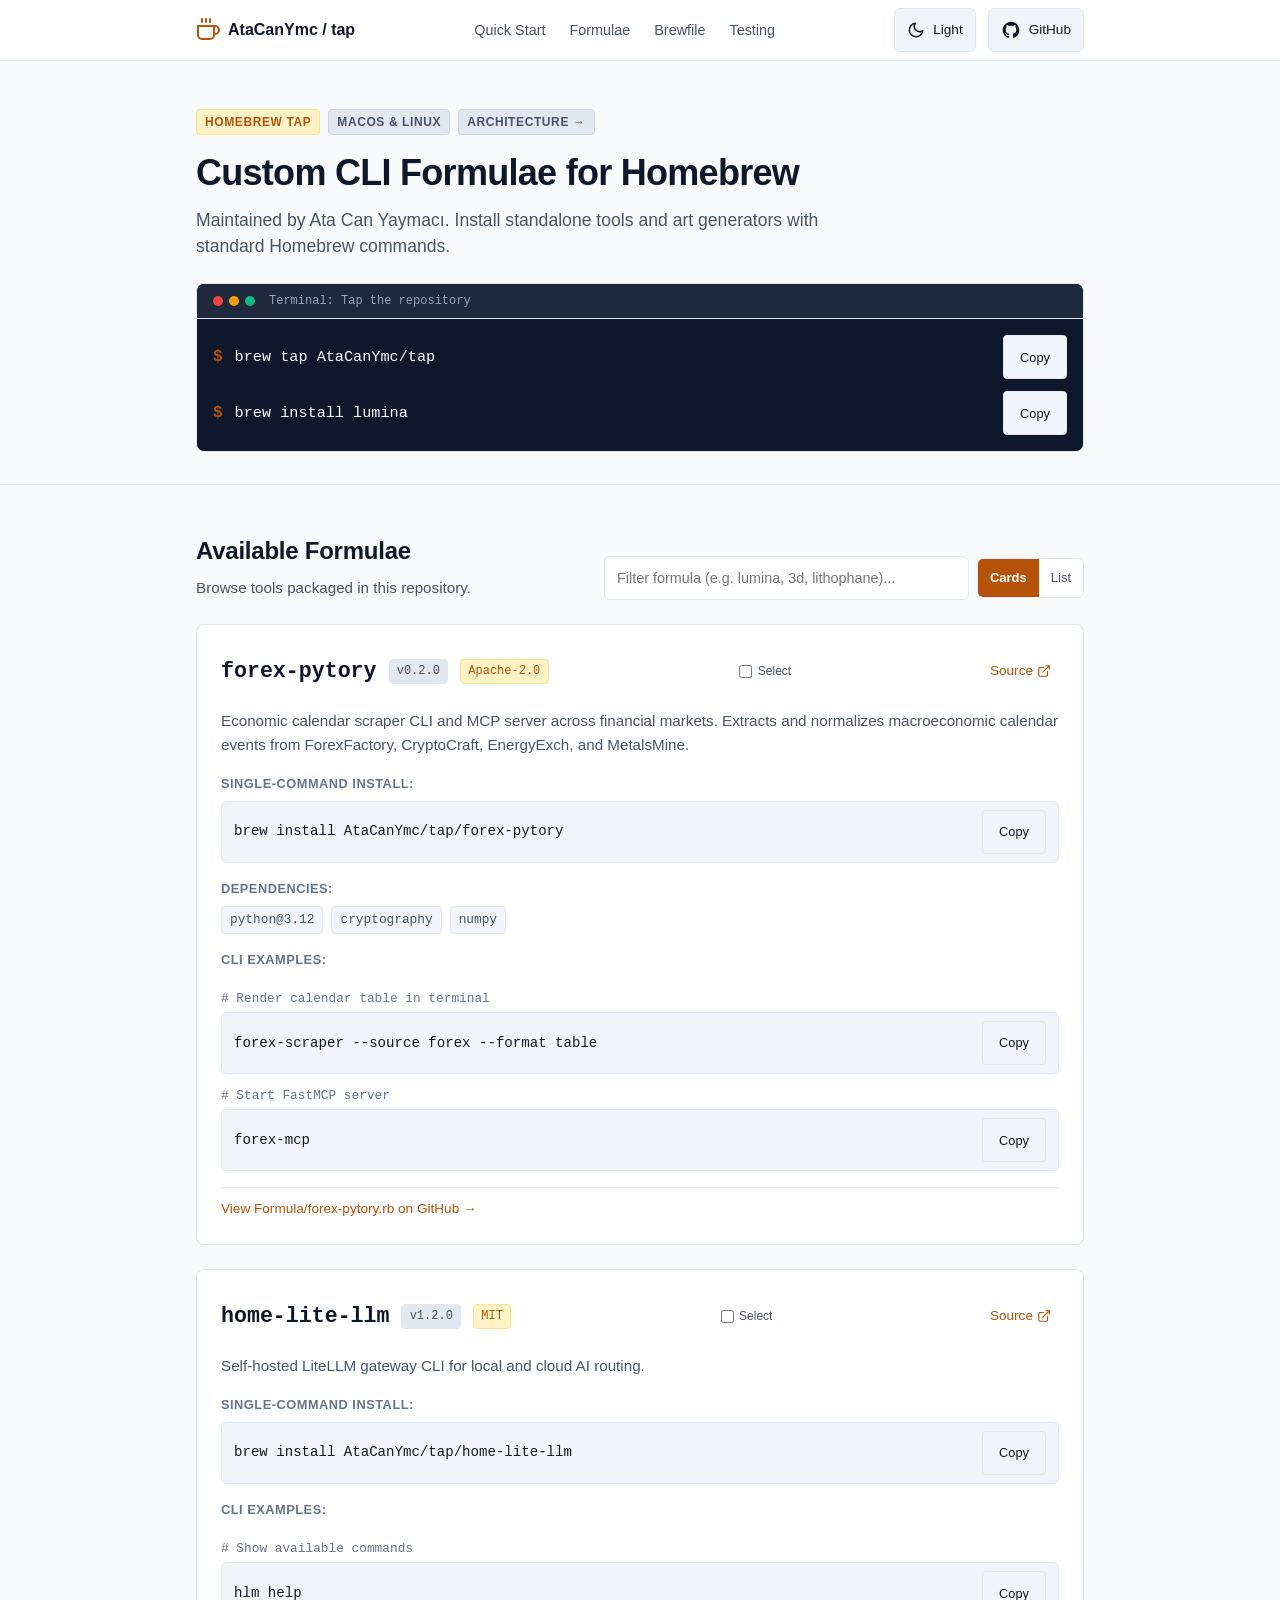
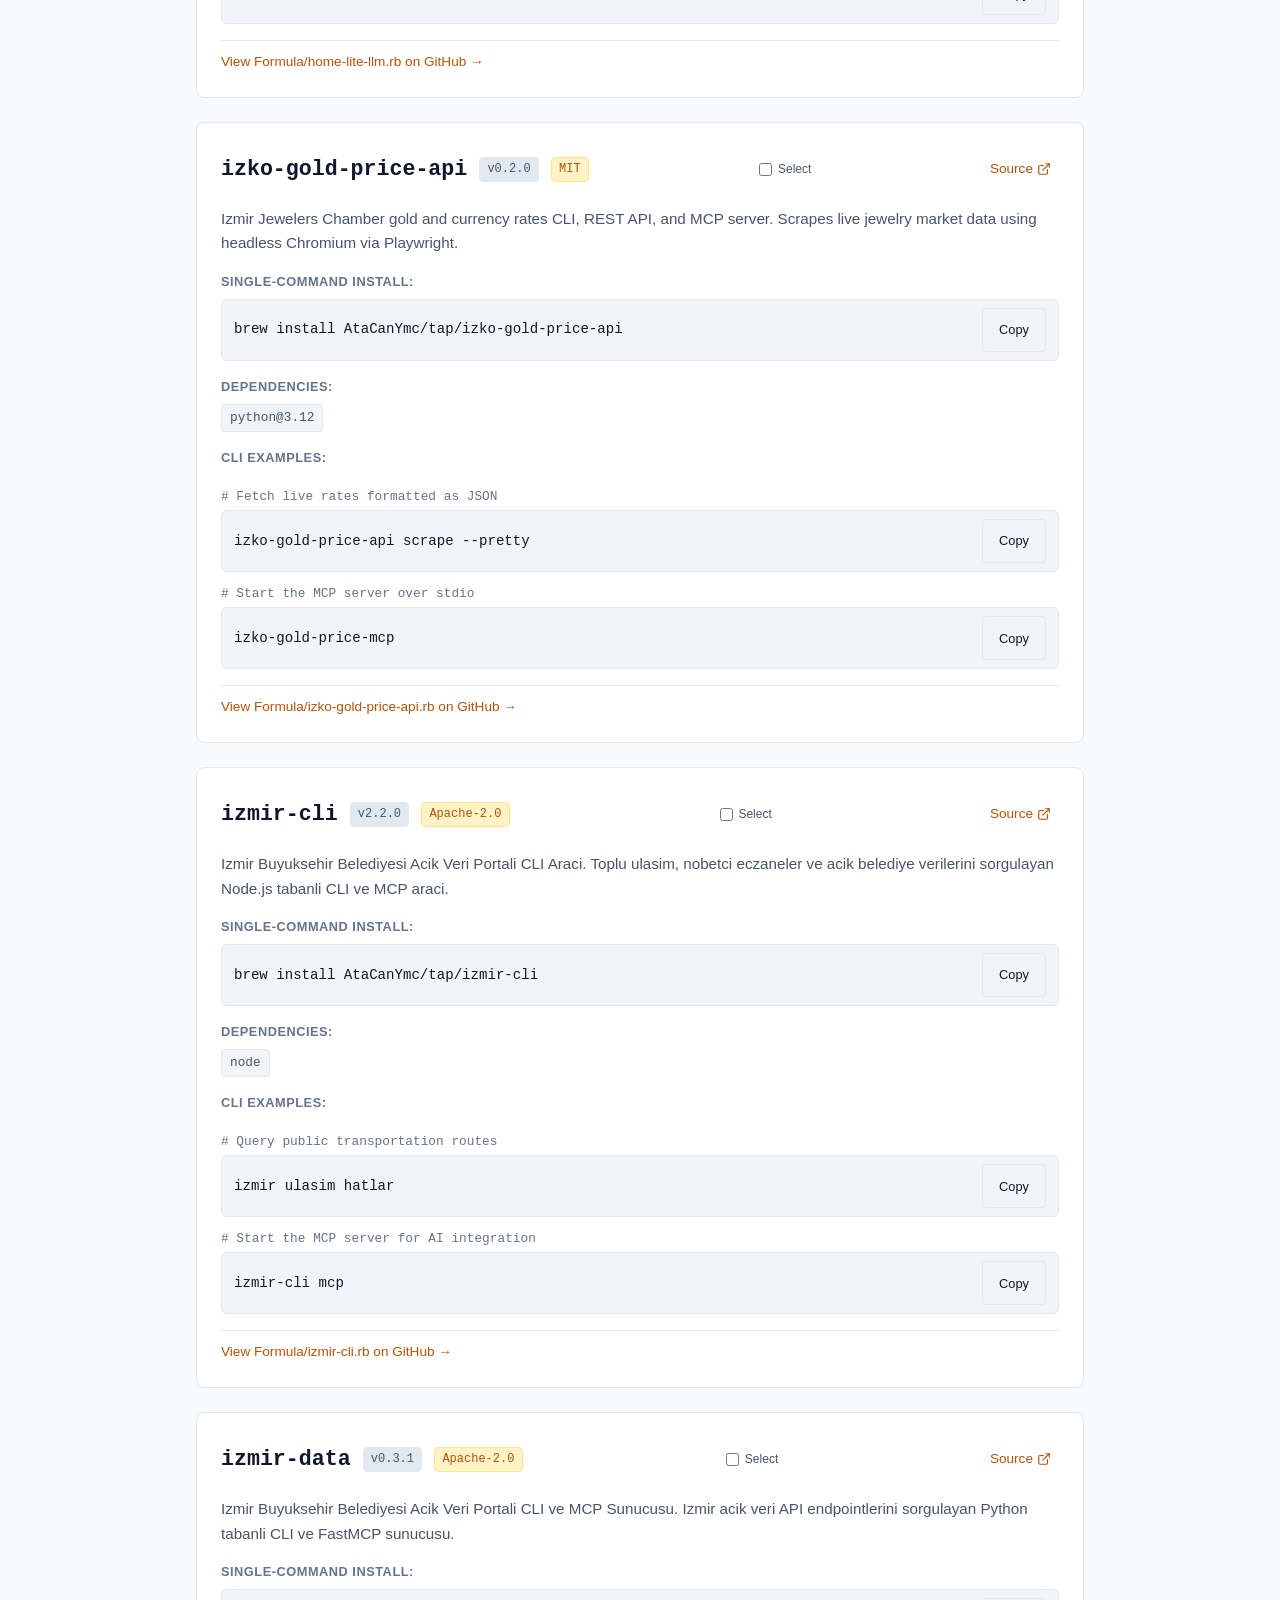
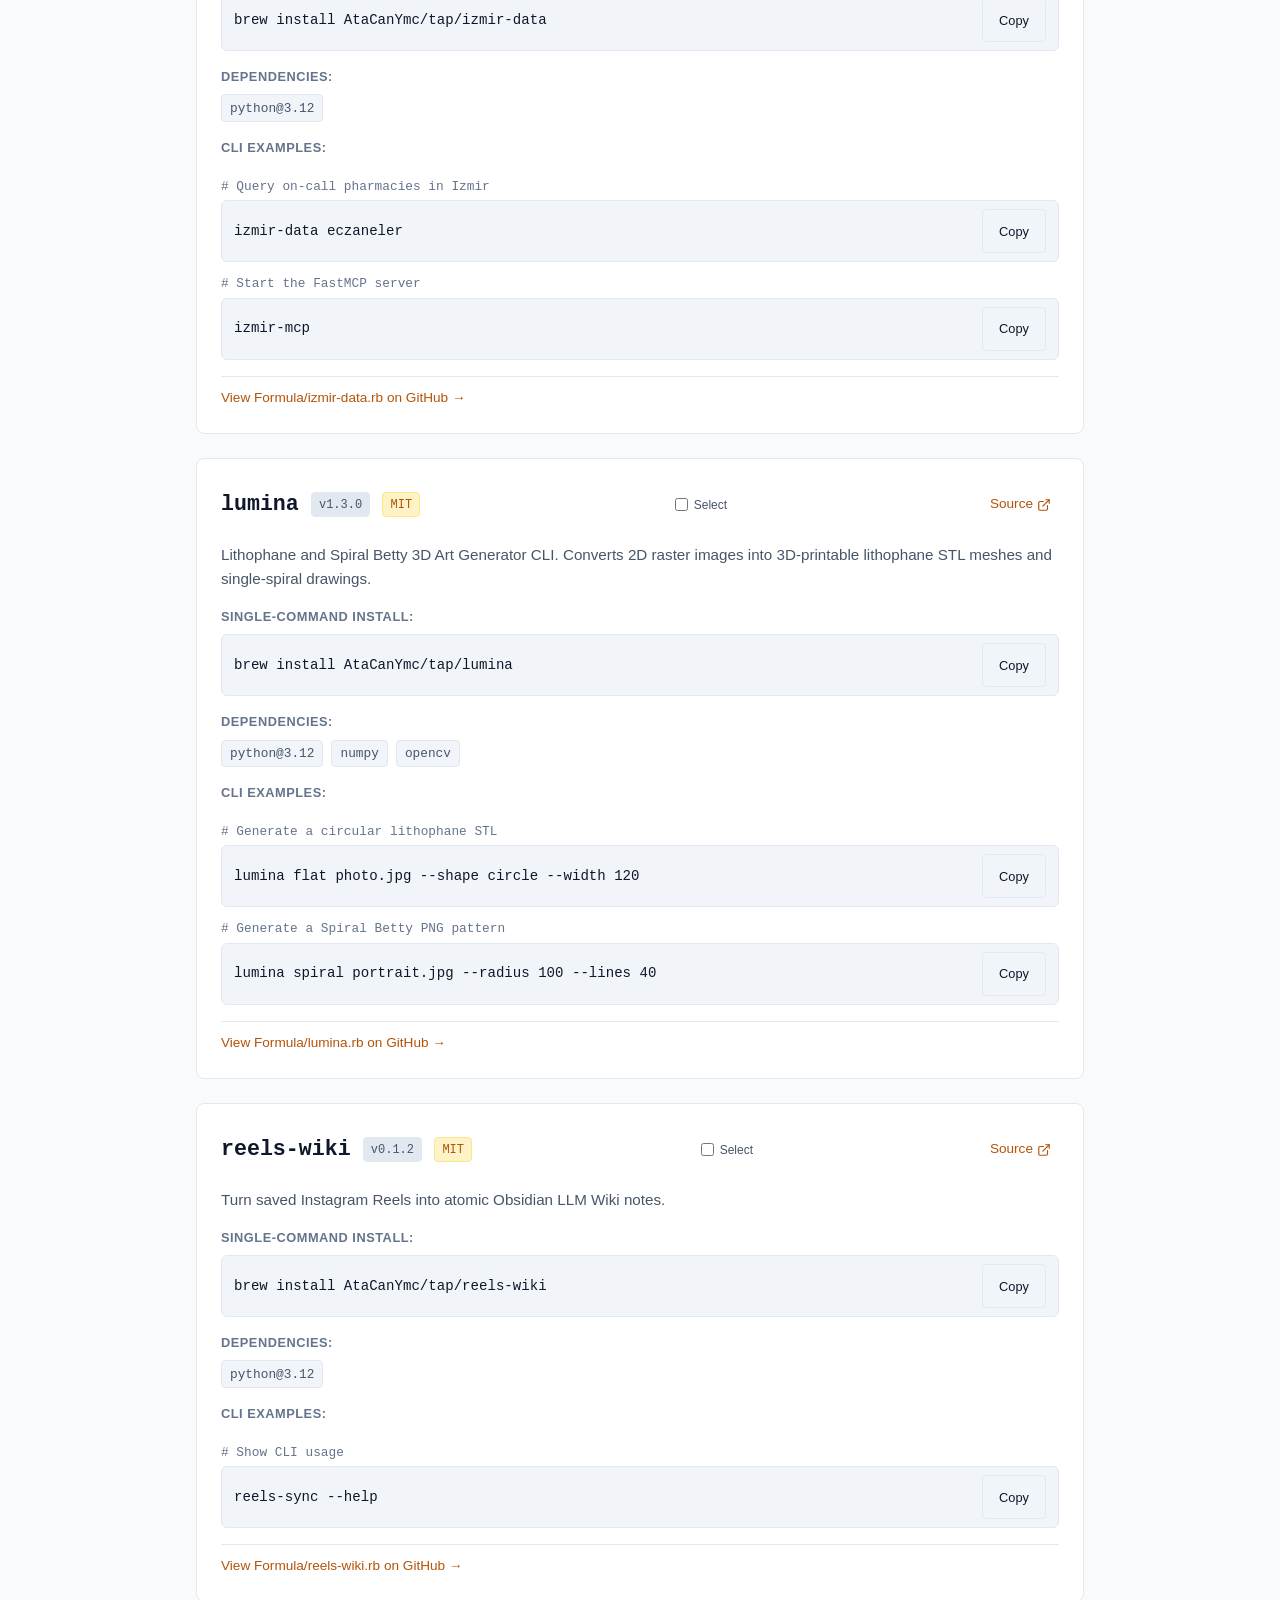
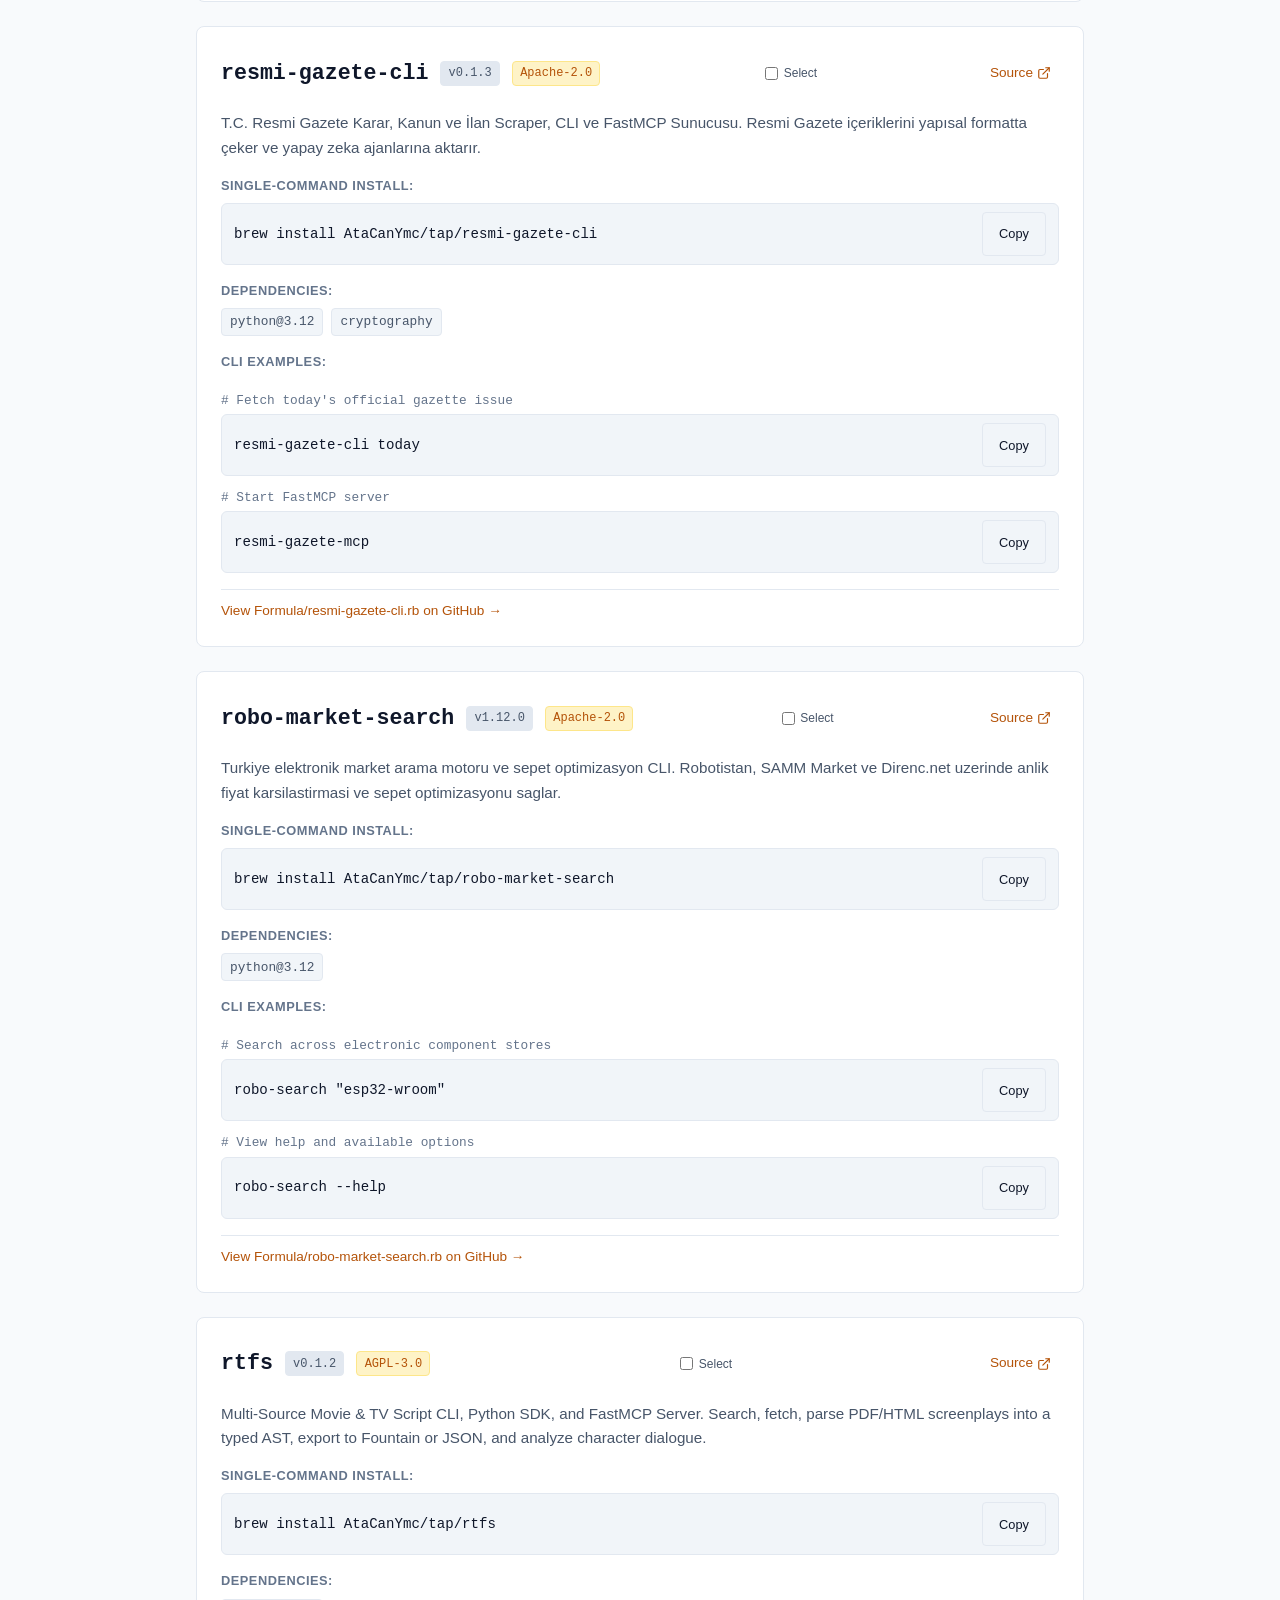
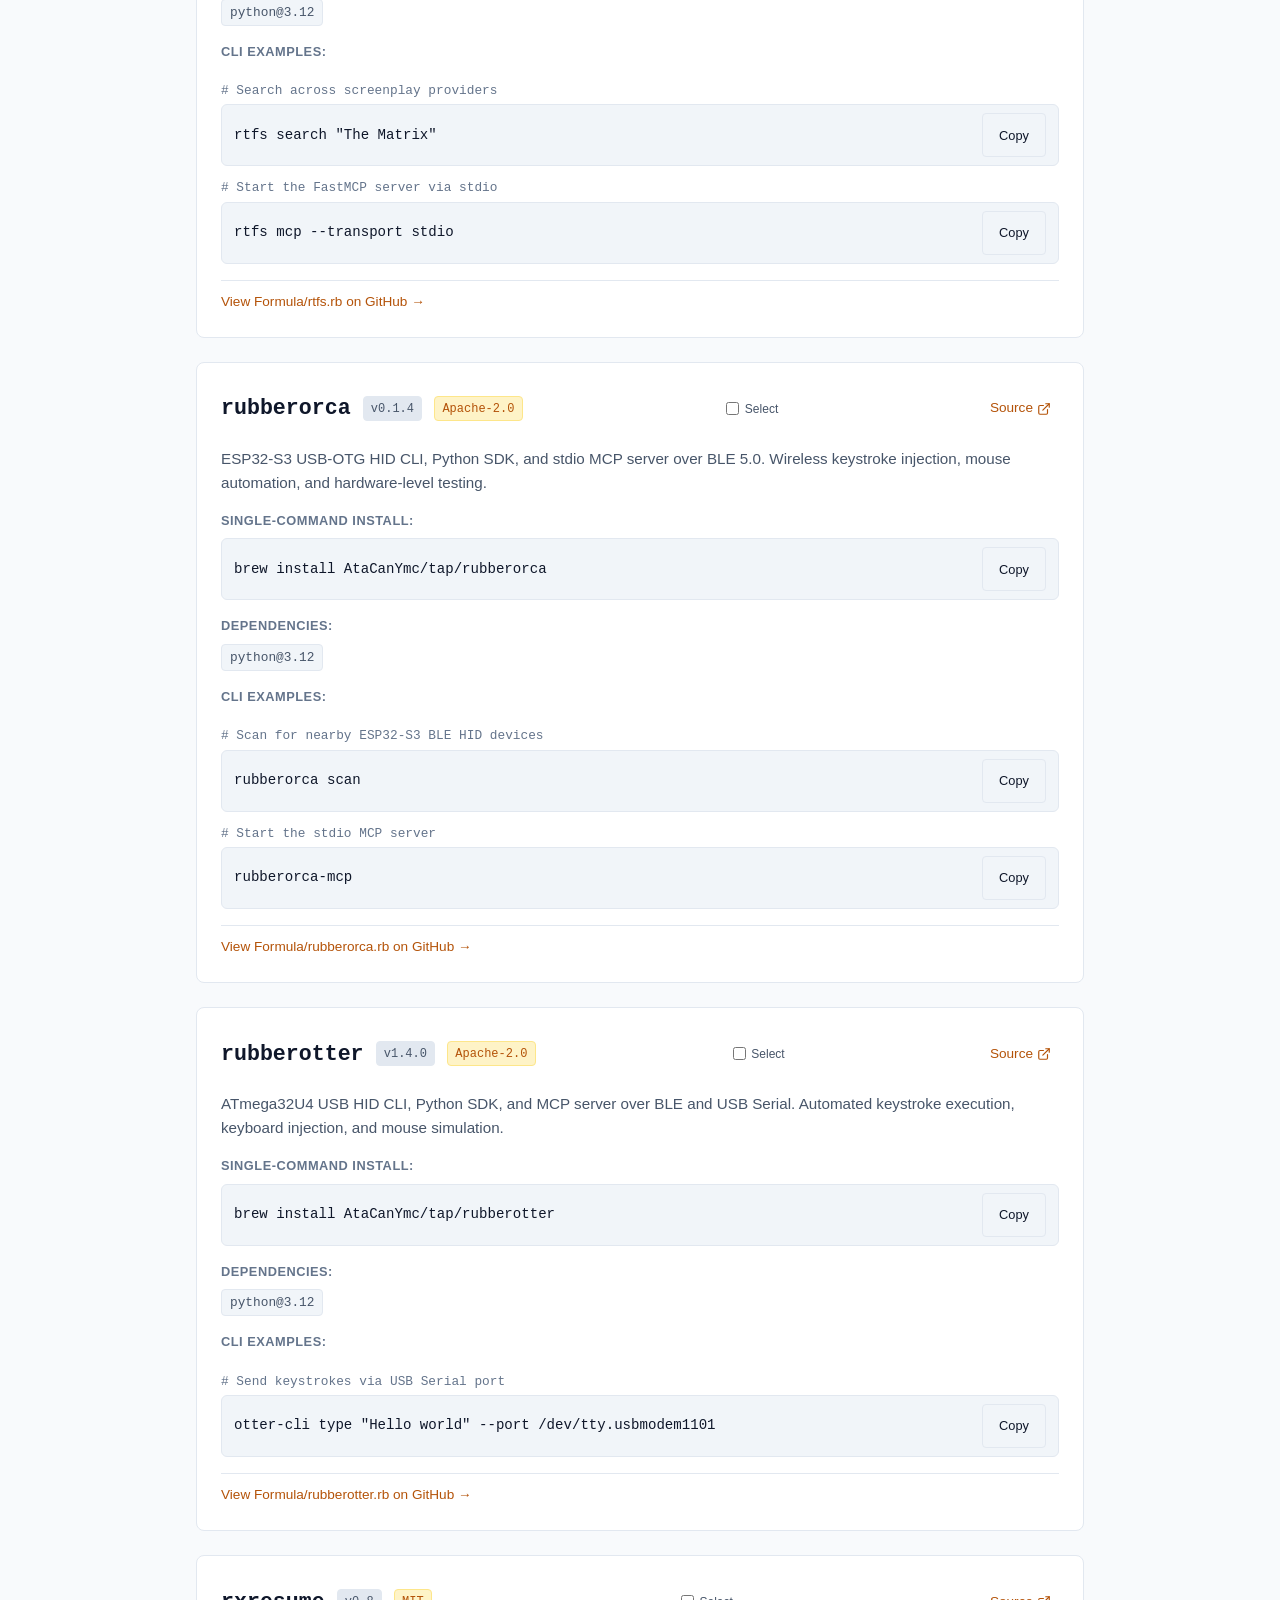
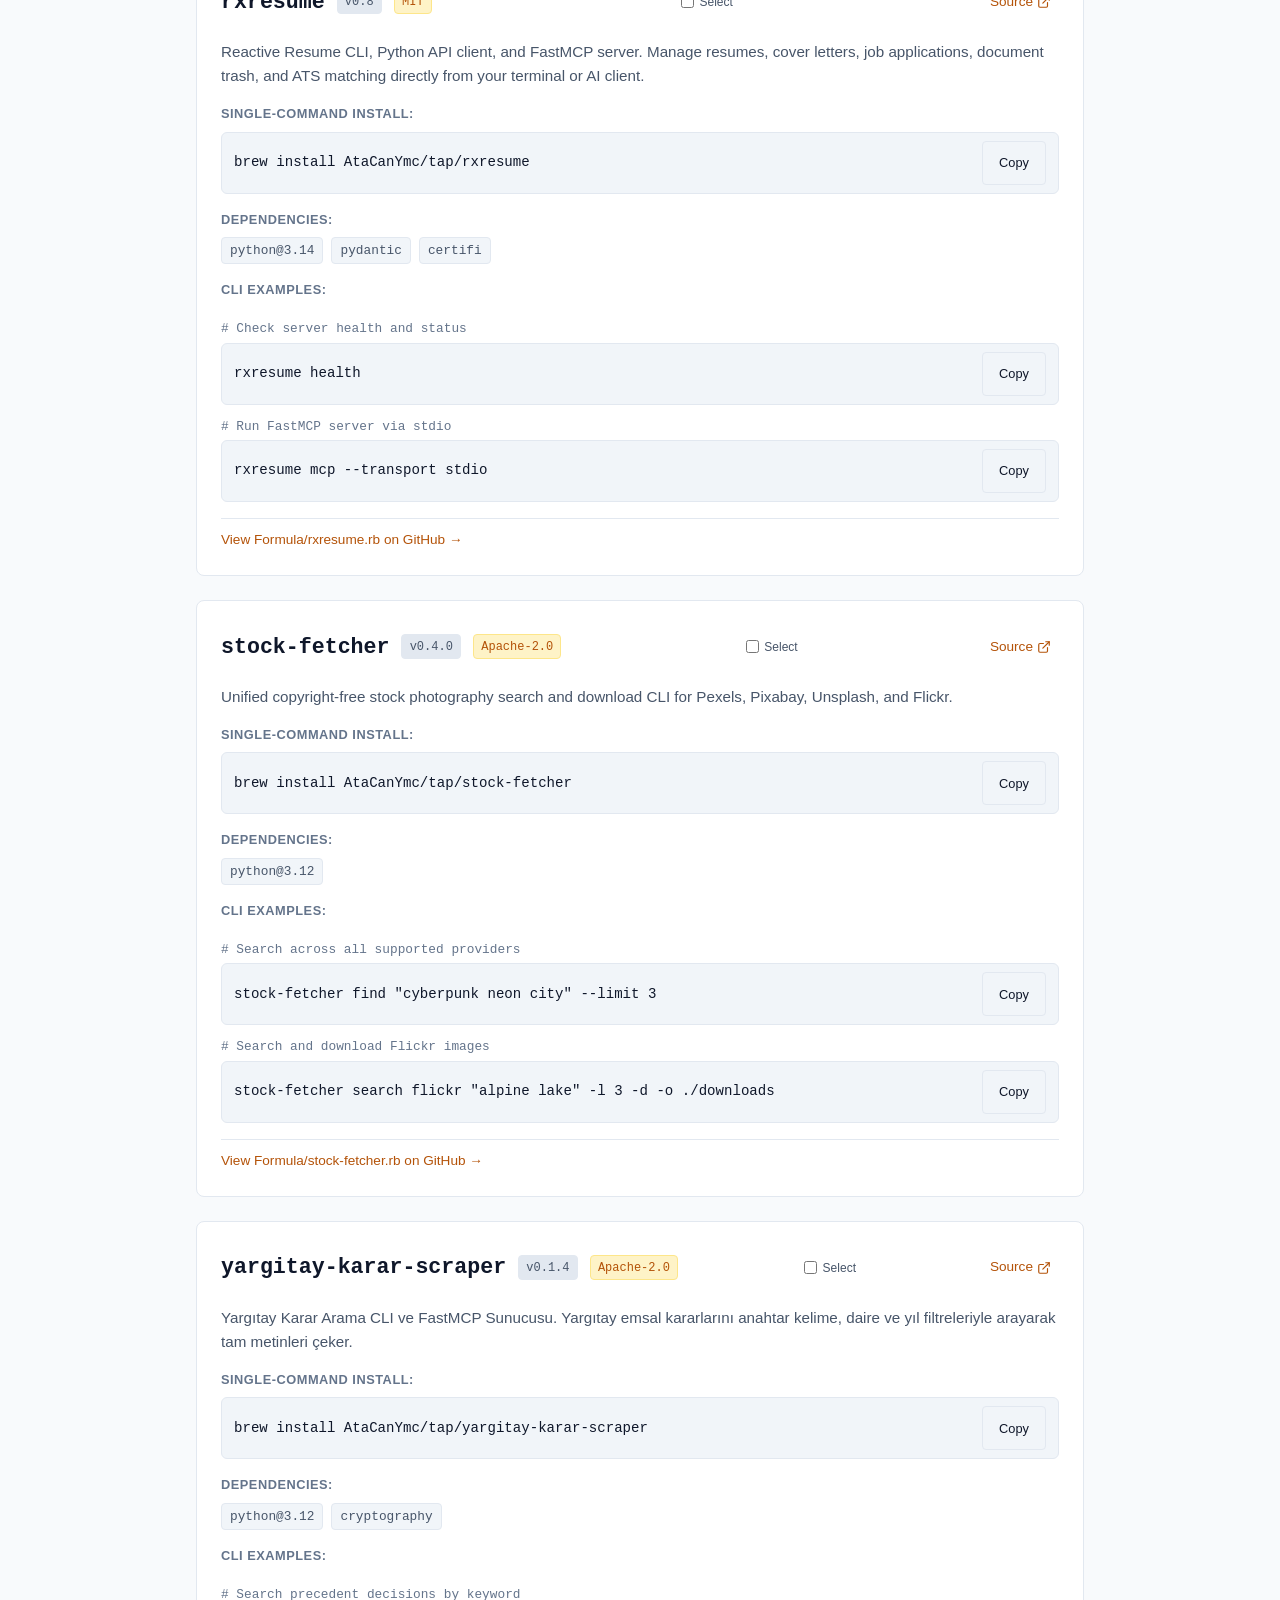
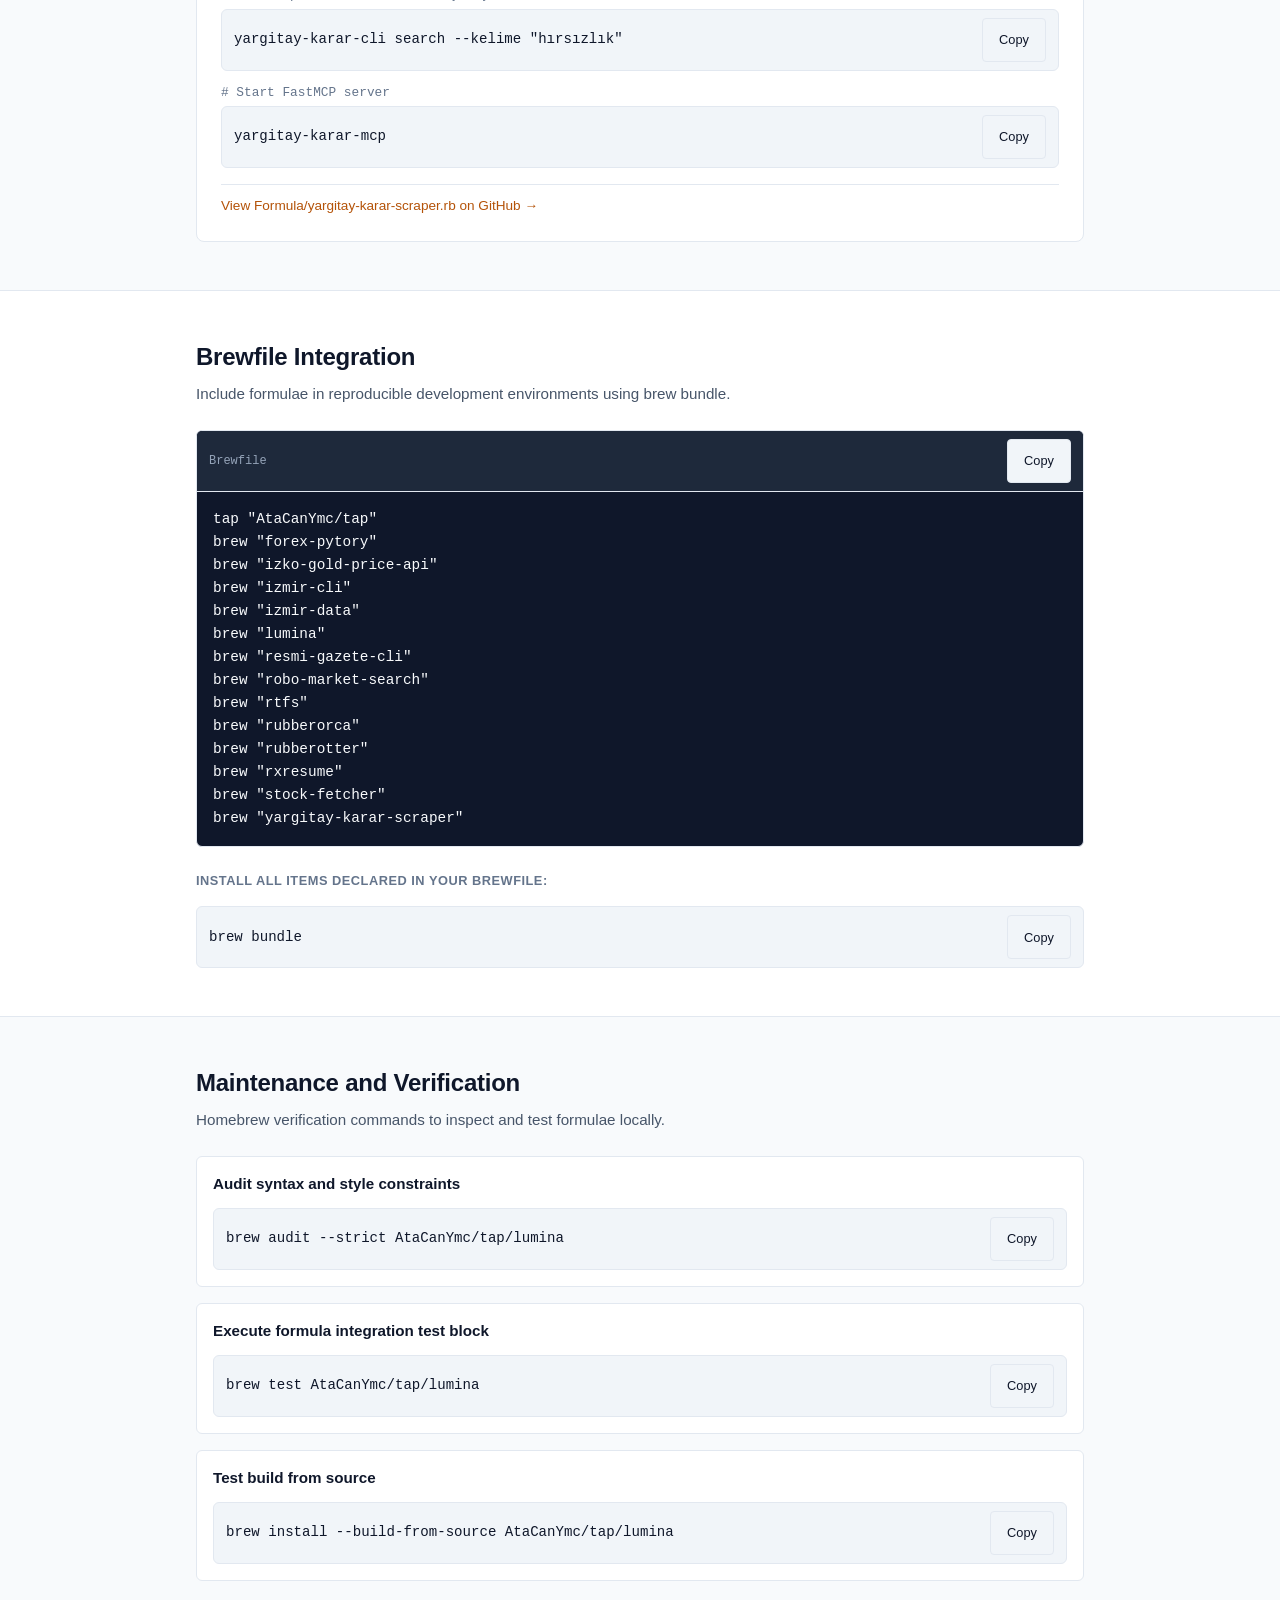
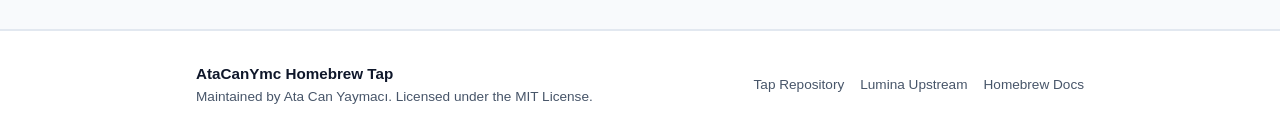
<file: docs/index.html>
<!DOCTYPE html>
<html lang="en" data-theme="dark">
<head>
  <meta charset="utf-8">
  <meta name="viewport" content="width=device-width, initial-scale=1.0">
  <meta name="description" content="Official Homebrew Tap for AtaCanYmc. Custom CLI formulae including Lumina for macOS and Linux.">
  <title>AtaCanYmc Homebrew Tap</title>
  <meta name="theme-color" content="#0f1117">
  <meta property="og:title" content="AtaCanYmc Homebrew Tap">
  <meta property="og:description" content="15 standalone CLI and MCP formulae for macOS and Linux.">
  <meta property="og:type" content="website">
  <meta property="og:url" content="https://atacanymc.github.io/homebrew-tap/">
  <link rel="canonical" href="https://atacanymc.github.io/homebrew-tap/">
  <link rel="icon" type="image/svg+xml" href="favicon.svg">
  <link rel="stylesheet" href="style.css">
  <script type="application/ld+json">
  {
    "@context": "https://schema.org",
    "@type": "SoftwareSourceCode",
    "name": "AtaCanYmc/homebrew-tap",
    "description": "Official Homebrew Tap distributing 15 standalone CLI utilities and MCP servers for macOS and Linux.",
    "codeRepository": "https://github.com/AtaCanYmc/homebrew-tap",
    "url": "https://atacanymc.github.io/homebrew-tap/",
    "programmingLanguage": "Ruby",
    "license": "https://opensource.org/licenses/MIT",
    "author": {
      "@type": "Person",
      "name": "Ata Can Yaymacı"
    }
  }
  </script>
</head>
<body>
  <header class="site-header">
    <div class="container header-inner">
      <div class="brand">
        <a href="#top" class="brand-link" aria-label="AtaCanYmc Tap Home">
          <svg class="brand-icon" width="24" height="24" viewBox="0 0 24 24" fill="none" stroke="currentColor" stroke-width="2" stroke-linecap="round" stroke-linejoin="round" aria-hidden="true">
            <path d="M18 8h1a4 4 0 0 1 0 8h-1"></path>
            <path d="M2 8h16v9a4 4 0 0 1-4 4H6a4 4 0 0 1-4-4V8z"></path>
            <line x1="6" y1="1" x2="6" y2="4"></line>
            <line x1="10" y1="1" x2="10" y2="4"></line>
            <line x1="14" y1="1" x2="14" y2="4"></line>
          </svg>
          <span class="brand-title">AtaCanYmc / tap</span>
        </a>
      </div>

      <nav class="site-nav" aria-label="Main Navigation">
        <ul class="nav-list">
          <li><a href="#quick-start" class="nav-link">Quick Start</a></li>
          <li><a href="#formulae" class="nav-link">Formulae</a></li>
          <li><a href="#brewfile" class="nav-link">Brewfile</a></li>
          <li><a href="#testing" class="nav-link">Testing</a></li>
        </ul>
      </nav>

      <div class="header-actions">
        <button id="theme-toggle" class="theme-toggle-btn" type="button" aria-label="Toggle color theme" title="Toggle color theme">
          <svg class="theme-icon sun-icon" width="18" height="18" viewBox="0 0 24 24" fill="none" stroke="currentColor" stroke-width="2" stroke-linecap="round" stroke-linejoin="round" aria-hidden="true">
            <circle cx="12" cy="12" r="5"></circle>
            <line x1="12" y1="1" x2="12" y2="3"></line>
            <line x1="12" y1="21" x2="12" y2="23"></line>
            <line x1="4.22" y1="4.22" x2="5.64" y2="5.64"></line>
            <line x1="18.36" y1="18.36" x2="19.78" y2="19.78"></line>
            <line x1="1" y1="12" x2="3" y2="12"></line>
            <line x1="21" y1="12" x2="23" y2="12"></line>
            <line x1="4.22" y1="19.78" x2="5.64" y2="18.36"></line>
            <line x1="18.36" y1="5.64" x2="19.78" y2="4.22"></line>
          </svg>
          <svg class="theme-icon moon-icon" width="18" height="18" viewBox="0 0 24 24" fill="none" stroke="currentColor" stroke-width="2" stroke-linecap="round" stroke-linejoin="round" aria-hidden="true">
            <path d="M21 12.79A9 9 0 1 1 11.21 3 7 7 0 0 0 21 12.79z"></path>
          </svg>
          <span class="theme-label" id="theme-label-text">Theme</span>
        </button>

        <a href="https://github.com/AtaCanYmc/homebrew-tap" class="github-link" target="_blank" rel="noopener noreferrer" aria-label="GitHub Repository">
          <svg width="20" height="20" viewBox="0 0 24 24" fill="currentColor" aria-hidden="true">
            <path fill-rule="evenodd" clip-rule="evenodd" d="M12 2C6.477 2 2 6.484 2 12.017c0 4.425 2.865 8.18 6.839 9.504.5.092.682-.217.682-.483 0-.237-.008-.868-.013-1.703-2.782.605-3.369-1.343-3.369-1.343-.454-1.158-1.11-1.466-1.11-1.466-.908-.62.069-.608.069-.608 1.003.07 1.53 1.032 1.53 1.032.892 1.53 2.341 1.088 2.91.832.092-.647.35-1.088.636-1.338-2.22-.253-4.555-1.113-4.555-4.951 0-1.093.39-1.988 1.029-2.688-.103-.253-.446-1.272.098-2.65 0 0 .84-.27 2.75 1.026A9.564 9.564 0 0112 6.844c.85.004 1.705.115 2.504.337 1.909-1.296 2.747-1.027 2.747-1.027.546 1.379.202 2.398.1 2.651.64.7 1.028 1.595 1.028 2.688 0 3.848-2.339 4.695-4.566 4.943.359.309.678.92.678 1.855 0 1.338-.012 2.419-.012 2.747 0 .268.18.58.688.482A10.019 10.019 0 0022 12.017C22 6.484 17.522 2 12 2z"></path>
          </svg>
          <span class="github-text">GitHub</span>
        </a>
      </div>
    </div>
  </header>

  <main id="top">
    <!-- Hero Section -->
    <section class="hero-section">
      <div class="container">
        <div class="hero-badge-row">
          <span class="status-tag">Homebrew Tap</span>
          <span class="meta-tag">macOS &amp; Linux</span>
          <a href="architecture.html" class="meta-tag">Architecture &rarr;</a>
        </div>
        <h1 class="hero-title">Custom CLI Formulae for Homebrew</h1>
        <p class="hero-description">
          Maintained by Ata Can Yaymacı. Install standalone tools and art generators with standard Homebrew commands.
        </p>

        <div class="terminal-box" id="quick-start">
          <div class="terminal-bar">
            <span class="terminal-dot red" aria-hidden="true"></span>
            <span class="terminal-dot yellow" aria-hidden="true"></span>
            <span class="terminal-dot green" aria-hidden="true"></span>
            <span class="terminal-title">Terminal: Tap the repository</span>
          </div>
          <div class="terminal-content">
            <div class="command-line">
              <span class="terminal-prompt" aria-hidden="true">$</span>
              <code class="command-text" id="cmd-tap">brew tap AtaCanYmc/tap</code>
              <button class="copy-btn" type="button" data-copy-target="cmd-tap" aria-label="Copy brew tap command">
                <span class="copy-text">Copy</span>
              </button>
            </div>
            <div class="command-line">
              <span class="terminal-prompt" aria-hidden="true">$</span>
              <code class="command-text" id="cmd-install-lumina">brew install lumina</code>
              <button class="copy-btn" type="button" data-copy-target="cmd-install-lumina" aria-label="Copy brew install lumina command">
                <span class="copy-text">Copy</span>
              </button>
            </div>
          </div>
        </div>
      </div>
    </section>

    <!-- Formulae Section -->
    <section class="content-section" id="formulae">
      <div class="container">
        <div class="section-header-row">
          <div>
            <h2 class="section-title">Available Formulae</h2>
            <p class="section-subtitle">Browse tools packaged in this repository.</p>
          </div>
          <div class="search-wrapper">
            <label for="formula-search" class="visually-hidden">Search formulae</label>
            <input type="search" id="formula-search" class="search-input" placeholder="Filter formula (e.g. lumina, 3d, lithophane)..." autocomplete="off">
            <div class="view-toggle" role="group" aria-label="View mode">
              <button type="button" class="view-btn active" data-view="cards" aria-pressed="true">Cards</button>
              <button type="button" class="view-btn" data-view="list" aria-pressed="false">List</button>
            </div>
          </div>
        </div>

        <div id="builder-panel" class="builder-panel" hidden>
          <div class="builder-header">
            <strong id="builder-count">0 selected</strong>
            <div class="builder-actions">
              <button type="button" class="copy-btn" id="builder-copy-brew">Copy brew install</button>
              <button type="button" class="copy-btn" id="builder-dl-brewfile">Download Brewfile</button>
              <button type="button" class="copy-btn" id="builder-copy-mcp" hidden>Copy MCP JSON</button>
              <button type="button" class="copy-btn" id="builder-clear">Clear</button>
            </div>
          </div>
          <pre id="builder-brew-cmd" class="builder-pre"></pre>
          <pre id="builder-mcp-json" class="builder-pre" hidden></pre>
        </div>

        <div class="formula-grid" id="formula-list">
          <!-- Forex Pytory Formula Card -->
          <article class="formula-card" data-name="forex-pytory" data-keywords="forex pytory calendar economic mcp fin finance market crypto news scraper python cli">
            <div class="card-header">
              <div class="card-title-group">
                <h3 class="formula-name">forex-pytory</h3>
                <span class="version-badge">v0.2.0</span>
                <span class="license-badge">Apache-2.0</span>
              </div>
              <a href="https://github.com/AtaCanYmc/forex-pytory" class="card-link" target="_blank" rel="noopener noreferrer" aria-label="View forex-pytory on GitHub">
                Source
                <svg width="14" height="14" viewBox="0 0 24 24" fill="none" stroke="currentColor" stroke-width="2" stroke-linecap="round" stroke-linejoin="round" aria-hidden="true">
                  <path d="M18 13v6a2 2 0 0 1-2 2H5a2 2 0 0 1-2-2V8a2 2 0 0 1 2-2h6"></path>
                  <polyline points="15 3 21 3 21 9"></polyline>
                  <line x1="10" y1="14" x2="21" y2="3"></line>
                </svg>
              </a>
            </div>

            <p class="card-desc">
              Economic calendar scraper CLI and MCP server across financial markets. Extracts and normalizes macroeconomic calendar events from ForexFactory, CryptoCraft, EnergyExch, and MetalsMine.
            </p>

            <div class="install-block">
              <span class="block-label">Single-command install:</span>
              <div class="code-line">
                <code id="cmd-direct-forex">brew install AtaCanYmc/tap/forex-pytory</code>
                <button class="copy-btn" type="button" data-copy-target="cmd-direct-forex" aria-label="Copy direct install command for forex-pytory">
                  <span class="copy-text">Copy</span>
                </button>
              </div>
            </div>

            <div class="dependencies-group">
              <span class="dep-title">Dependencies:</span>
              <ul class="dep-list">
                <li class="dep-item">python@3.12</li>
                <li class="dep-item">cryptography</li>
                <li class="dep-item">numpy</li>
              </ul>
            </div>

            <div class="examples-group">
              <span class="examples-title">CLI Examples:</span>
              <div class="example-item">
                <span class="example-comment"># Render calendar table in terminal</span>
                <div class="code-line">
                  <code id="cmd-ex-forex-table">forex-scraper --source forex --format table</code>
                  <button class="copy-btn" type="button" data-copy-target="cmd-ex-forex-table" aria-label="Copy forex table example command">
                    <span class="copy-text">Copy</span>
                  </button>
                </div>
              </div>
              <div class="example-item">
                <span class="example-comment"># Start FastMCP server</span>
                <div class="code-line">
                  <code id="cmd-ex-forex-mcp">forex-mcp</code>
                  <button class="copy-btn" type="button" data-copy-target="cmd-ex-forex-mcp" aria-label="Copy forex MCP example command">
                    <span class="copy-text">Copy</span>
                  </button>
                </div>
              </div>
            </div>

            <div class="card-footer">
              <a href="https://github.com/AtaCanYmc/homebrew-tap/blob/main/Formula/forex-pytory.rb" class="view-formula-link" target="_blank" rel="noopener noreferrer">
                View Formula/forex-pytory.rb on GitHub &rarr;
              </a>
            </div>
          </article>

          <!-- Home LiteLLM Formula Card -->
          <article class="formula-card" data-name="home-lite-llm" data-keywords="home lite llm hlm litellm gateway ai routing cli">
            <div class="card-header">
              <div class="card-title-group">
                <h3 class="formula-name">home-lite-llm</h3>
                <span class="version-badge">v1.2.0</span>
                <span class="license-badge">MIT</span>
              </div>
              <a href="https://github.com/AtaCanYmc/home-lite-llm" class="card-link" target="_blank" rel="noopener noreferrer" aria-label="View home-lite-llm on GitHub">
                Source
                <svg width="14" height="14" viewBox="0 0 24 24" fill="none" stroke="currentColor" stroke-width="2" stroke-linecap="round" stroke-linejoin="round" aria-hidden="true">
                  <path d="M18 13v6a2 2 0 0 1-2 2H5a2 2 0 0 1-2-2V8a2 2 0 0 1 2-2h6"></path>
                  <polyline points="15 3 21 3 21 9"></polyline>
                  <line x1="10" y1="14" x2="21" y2="3"></line>
                </svg>
              </a>
            </div>

            <p class="card-desc">
              Self-hosted LiteLLM gateway CLI for local and cloud AI routing.
            </p>

            <div class="install-block">
              <span class="block-label">Single-command install:</span>
              <div class="code-line">
                <code id="cmd-direct-home-lite-llm">brew install AtaCanYmc/tap/home-lite-llm</code>
                <button class="copy-btn" type="button" data-copy-target="cmd-direct-home-lite-llm" aria-label="Copy direct install command for home-lite-llm">
                  <span class="copy-text">Copy</span>
                </button>
              </div>
            </div>

            <div class="examples-group">
              <span class="examples-title">CLI Examples:</span>
              <div class="example-item">
                <span class="example-comment"># Show available commands</span>
                <div class="code-line">
                  <code id="cmd-ex-hlm-help">hlm help</code>
                  <button class="copy-btn" type="button" data-copy-target="cmd-ex-hlm-help" aria-label="Copy hlm help command">
                    <span class="copy-text">Copy</span>
                  </button>
                </div>
              </div>
            </div>

            <div class="card-footer">
              <a href="https://github.com/AtaCanYmc/homebrew-tap/blob/main/Formula/home-lite-llm.rb" class="view-formula-link" target="_blank" rel="noopener noreferrer">
                View Formula/home-lite-llm.rb on GitHub &rarr;
              </a>
            </div>
          </article>

          <!-- IZKO Gold Price API Formula Card -->
          <article class="formula-card" data-name="izko-gold-price-api" data-keywords="izko gold altin currency rates izmir jewelers chamber playwright rest mcp python cli">
            <div class="card-header">
              <div class="card-title-group">
                <h3 class="formula-name">izko-gold-price-api</h3>
                <span class="version-badge">v0.2.0</span>
                <span class="license-badge">MIT</span>
              </div>
              <a href="https://github.com/AtaCanYmc/izko-gold-price-api" class="card-link" target="_blank" rel="noopener noreferrer" aria-label="View izko-gold-price-api on GitHub">
                Source
                <svg width="14" height="14" viewBox="0 0 24 24" fill="none" stroke="currentColor" stroke-width="2" stroke-linecap="round" stroke-linejoin="round" aria-hidden="true">
                  <path d="M18 13v6a2 2 0 0 1-2 2H5a2 2 0 0 1-2-2V8a2 2 0 0 1 2-2h6"></path>
                  <polyline points="15 3 21 3 21 9"></polyline>
                  <line x1="10" y1="14" x2="21" y2="3"></line>
                </svg>
              </a>
            </div>

            <p class="card-desc">
              Izmir Jewelers Chamber gold and currency rates CLI, REST API, and MCP server. Scrapes live jewelry market data using headless Chromium via Playwright.
            </p>

            <div class="install-block">
              <span class="block-label">Single-command install:</span>
              <div class="code-line">
                <code id="cmd-direct-izko">brew install AtaCanYmc/tap/izko-gold-price-api</code>
                <button class="copy-btn" type="button" data-copy-target="cmd-direct-izko" aria-label="Copy direct install command for izko-gold-price-api">
                  <span class="copy-text">Copy</span>
                </button>
              </div>
            </div>

            <div class="dependencies-group">
              <span class="dep-title">Dependencies:</span>
              <ul class="dep-list">
                <li class="dep-item">python@3.12</li>
              </ul>
            </div>

            <div class="examples-group">
              <span class="examples-title">CLI Examples:</span>
              <div class="example-item">
                <span class="example-comment"># Fetch live rates formatted as JSON</span>
                <div class="code-line">
                  <code id="cmd-ex-izko-scrape">izko-gold-price-api scrape --pretty</code>
                  <button class="copy-btn" type="button" data-copy-target="cmd-ex-izko-scrape" aria-label="Copy izko scrape example command">
                    <span class="copy-text">Copy</span>
                  </button>
                </div>
              </div>
              <div class="example-item">
                <span class="example-comment"># Start the MCP server over stdio</span>
                <div class="code-line">
                  <code id="cmd-ex-izko-mcp">izko-gold-price-mcp</code>
                  <button class="copy-btn" type="button" data-copy-target="cmd-ex-izko-mcp" aria-label="Copy izko MCP example command">
                    <span class="copy-text">Copy</span>
                  </button>
                </div>
              </div>
            </div>

            <div class="card-footer">
              <a href="https://github.com/AtaCanYmc/homebrew-tap/blob/main/Formula/izko-gold-price-api.rb" class="view-formula-link" target="_blank" rel="noopener noreferrer">
                View Formula/izko-gold-price-api.rb on GitHub &rarr;
              </a>
            </div>
          </article>

          <!-- Izmir CLI Formula Card -->
          <article class="formula-card" data-name="izmir-cli" data-keywords="izmir cli open data belediye ulasim eshot nodejs mcp">
            <div class="card-header">
              <div class="card-title-group">
                <h3 class="formula-name">izmir-cli</h3>
                <span class="version-badge">v2.2.0</span>
                <span class="license-badge">Apache-2.0</span>
              </div>
              <a href="https://github.com/AtaCanYmc/izmir-open-data-js" class="card-link" target="_blank" rel="noopener noreferrer" aria-label="View izmir-cli on GitHub">
                Source
                <svg width="14" height="14" viewBox="0 0 24 24" fill="none" stroke="currentColor" stroke-width="2" stroke-linecap="round" stroke-linejoin="round" aria-hidden="true">
                  <path d="M18 13v6a2 2 0 0 1-2 2H5a2 2 0 0 1-2-2V8a2 2 0 0 1 2-2h6"></path>
                  <polyline points="15 3 21 3 21 9"></polyline>
                  <line x1="10" y1="14" x2="21" y2="3"></line>
                </svg>
              </a>
            </div>

            <p class="card-desc">
              Izmir Buyuksehir Belediyesi Acik Veri Portali CLI Araci. Toplu ulasim, nobetci eczaneler ve acik belediye verilerini sorgulayan Node.js tabanli CLI ve MCP araci.
            </p>

            <div class="install-block">
              <span class="block-label">Single-command install:</span>
              <div class="code-line">
                <code id="cmd-direct-izmir-cli">brew install AtaCanYmc/tap/izmir-cli</code>
                <button class="copy-btn" type="button" data-copy-target="cmd-direct-izmir-cli" aria-label="Copy direct install command for izmir-cli">
                  <span class="copy-text">Copy</span>
                </button>
              </div>
            </div>

            <div class="dependencies-group">
              <span class="dep-title">Dependencies:</span>
              <ul class="dep-list">
                <li class="dep-item">node</li>
              </ul>
            </div>

            <div class="examples-group">
              <span class="examples-title">CLI Examples:</span>
              <div class="example-item">
                <span class="example-comment"># Query public transportation routes</span>
                <div class="code-line">
                  <code id="cmd-ex-izmir-routes">izmir ulasim hatlar</code>
                  <button class="copy-btn" type="button" data-copy-target="cmd-ex-izmir-routes" aria-label="Copy izmir routes example command">
                    <span class="copy-text">Copy</span>
                  </button>
                </div>
              </div>
              <div class="example-item">
                <span class="example-comment"># Start the MCP server for AI integration</span>
                <div class="code-line">
                  <code id="cmd-ex-izmir-mcp">izmir-cli mcp</code>
                  <button class="copy-btn" type="button" data-copy-target="cmd-ex-izmir-mcp" aria-label="Copy izmir MCP example command">
                    <span class="copy-text">Copy</span>
                  </button>
                </div>
              </div>
            </div>

            <div class="card-footer">
              <a href="https://github.com/AtaCanYmc/homebrew-tap/blob/main/Formula/izmir-cli.rb" class="view-formula-link" target="_blank" rel="noopener noreferrer">
                View Formula/izmir-cli.rb on GitHub &rarr;
              </a>
            </div>
          </article>

          <!-- Izmir Data Formula Card -->
          <article class="formula-card" data-name="izmir-data" data-keywords="izmir data open data belediye eczane eshot python fastmcp mcp cli">
            <div class="card-header">
              <div class="card-title-group">
                <h3 class="formula-name">izmir-data</h3>
                <span class="version-badge">v0.3.1</span>
                <span class="license-badge">Apache-2.0</span>
              </div>
              <a href="https://github.com/AtaCanYmc/izmir-open-data-py" class="card-link" target="_blank" rel="noopener noreferrer" aria-label="View izmir-data on GitHub">
                Source
                <svg width="14" height="14" viewBox="0 0 24 24" fill="none" stroke="currentColor" stroke-width="2" stroke-linecap="round" stroke-linejoin="round" aria-hidden="true">
                  <path d="M18 13v6a2 2 0 0 1-2 2H5a2 2 0 0 1-2-2V8a2 2 0 0 1 2-2h6"></path>
                  <polyline points="15 3 21 3 21 9"></polyline>
                  <line x1="10" y1="14" x2="21" y2="3"></line>
                </svg>
              </a>
            </div>

            <p class="card-desc">
              Izmir Buyuksehir Belediyesi Acik Veri Portali CLI ve MCP Sunucusu. Izmir acik veri API endpointlerini sorgulayan Python tabanli CLI ve FastMCP sunucusu.
            </p>

            <div class="install-block">
              <span class="block-label">Single-command install:</span>
              <div class="code-line">
                <code id="cmd-direct-izmir-data">brew install AtaCanYmc/tap/izmir-data</code>
                <button class="copy-btn" type="button" data-copy-target="cmd-direct-izmir-data" aria-label="Copy direct install command for izmir-data">
                  <span class="copy-text">Copy</span>
                </button>
              </div>
            </div>

            <div class="dependencies-group">
              <span class="dep-title">Dependencies:</span>
              <ul class="dep-list">
                <li class="dep-item">python@3.12</li>
              </ul>
            </div>

            <div class="examples-group">
              <span class="examples-title">CLI Examples:</span>
              <div class="example-item">
                <span class="example-comment"># Query on-call pharmacies in Izmir</span>
                <div class="code-line">
                  <code id="cmd-ex-izmir-data-pharmacy">izmir-data eczaneler</code>
                  <button class="copy-btn" type="button" data-copy-target="cmd-ex-izmir-data-pharmacy" aria-label="Copy izmir-data pharmacy command">
                    <span class="copy-text">Copy</span>
                  </button>
                </div>
              </div>
              <div class="example-item">
                <span class="example-comment"># Start the FastMCP server</span>
                <div class="code-line">
                  <code id="cmd-ex-izmir-data-mcp">izmir-mcp</code>
                  <button class="copy-btn" type="button" data-copy-target="cmd-ex-izmir-data-mcp" aria-label="Copy izmir-data MCP command">
                    <span class="copy-text">Copy</span>
                  </button>
                </div>
              </div>
            </div>

            <div class="card-footer">
              <a href="https://github.com/AtaCanYmc/homebrew-tap/blob/main/Formula/izmir-data.rb" class="view-formula-link" target="_blank" rel="noopener noreferrer">
                View Formula/izmir-data.rb on GitHub &rarr;
              </a>
            </div>
          </article>

          <!-- Lumina Formula Card -->
          <article class="formula-card" data-name="lumina" data-keywords="lumina 3d lithophane spiral betty stl art python generator image raster">
            <div class="card-header">
              <div class="card-title-group">
                <h3 class="formula-name">lumina</h3>
                <span class="version-badge">v1.3.0</span>
                <span class="license-badge">MIT</span>
              </div>
              <a href="https://github.com/AtaCanYmc/lumina" class="card-link" target="_blank" rel="noopener noreferrer" aria-label="View Lumina on GitHub">
                Source
                <svg width="14" height="14" viewBox="0 0 24 24" fill="none" stroke="currentColor" stroke-width="2" stroke-linecap="round" stroke-linejoin="round" aria-hidden="true">
                  <path d="M18 13v6a2 2 0 0 1-2 2H5a2 2 0 0 1-2-2V8a2 2 0 0 1 2-2h6"></path>
                  <polyline points="15 3 21 3 21 9"></polyline>
                  <line x1="10" y1="14" x2="21" y2="3"></line>
                </svg>
              </a>
            </div>

            <p class="card-desc">
              Lithophane and Spiral Betty 3D Art Generator CLI. Converts 2D raster images into 3D-printable lithophane STL meshes and single-spiral drawings.
            </p>

            <div class="install-block">
              <span class="block-label">Single-command install:</span>
              <div class="code-line">
                <code id="cmd-direct-lumina">brew install AtaCanYmc/tap/lumina</code>
                <button class="copy-btn" type="button" data-copy-target="cmd-direct-lumina" aria-label="Copy direct install command for Lumina">
                  <span class="copy-text">Copy</span>
                </button>
              </div>
            </div>

            <div class="dependencies-group">
              <span class="dep-title">Dependencies:</span>
              <ul class="dep-list">
                <li class="dep-item">python@3.12</li>
                <li class="dep-item">numpy</li>
                <li class="dep-item">opencv</li>
              </ul>
            </div>

            <div class="examples-group">
              <span class="examples-title">CLI Examples:</span>
              <div class="example-item">
                <span class="example-comment"># Generate a circular lithophane STL</span>
                <div class="code-line">
                  <code id="cmd-ex-litho">lumina flat photo.jpg --shape circle --width 120</code>
                  <button class="copy-btn" type="button" data-copy-target="cmd-ex-litho" aria-label="Copy lithophane example command">
                    <span class="copy-text">Copy</span>
                  </button>
                </div>
              </div>
              <div class="example-item">
                <span class="example-comment"># Generate a Spiral Betty PNG pattern</span>
                <div class="code-line">
                  <code id="cmd-ex-spiral">lumina spiral portrait.jpg --radius 100 --lines 40</code>
                  <button class="copy-btn" type="button" data-copy-target="cmd-ex-spiral" aria-label="Copy spiral betty example command">
                    <span class="copy-text">Copy</span>
                  </button>
                </div>
              </div>
            </div>

            <div class="card-footer">
              <a href="https://github.com/AtaCanYmc/homebrew-tap/blob/main/Formula/lumina.rb" class="view-formula-link" target="_blank" rel="noopener noreferrer">
                View Formula/lumina.rb on GitHub &rarr;
              </a>
            </div>
          </article>

          <!-- Reels Wiki Formula Card -->
          <article class="formula-card" data-name="reels-wiki" data-keywords="reels wiki instagram obsidian llm notes sync python cli">
            <div class="card-header">
              <div class="card-title-group">
                <h3 class="formula-name">reels-wiki</h3>
                <span class="version-badge">v0.1.2</span>
                <span class="license-badge">MIT</span>
              </div>
              <a href="https://github.com/AtaCanYmc/reels-wiki" class="card-link" target="_blank" rel="noopener noreferrer" aria-label="View reels-wiki on GitHub">
                Source
                <svg width="14" height="14" viewBox="0 0 24 24" fill="none" stroke="currentColor" stroke-width="2" stroke-linecap="round" stroke-linejoin="round" aria-hidden="true">
                  <path d="M18 13v6a2 2 0 0 1-2 2H5a2 2 0 0 1-2-2V8a2 2 0 0 1 2-2h6"></path>
                  <polyline points="15 3 21 3 21 9"></polyline>
                  <line x1="10" y1="14" x2="21" y2="3"></line>
                </svg>
              </a>
            </div>

            <p class="card-desc">
              Turn saved Instagram Reels into atomic Obsidian LLM Wiki notes.
            </p>

            <div class="install-block">
              <span class="block-label">Single-command install:</span>
              <div class="code-line">
                <code id="cmd-direct-reels-wiki">brew install AtaCanYmc/tap/reels-wiki</code>
                <button class="copy-btn" type="button" data-copy-target="cmd-direct-reels-wiki" aria-label="Copy direct install command for reels-wiki">
                  <span class="copy-text">Copy</span>
                </button>
              </div>
            </div>

            <div class="dependencies-group">
              <span class="dep-title">Dependencies:</span>
              <ul class="dep-list">
                <li class="dep-item">python@3.12</li>
              </ul>
            </div>

            <div class="examples-group">
              <span class="examples-title">CLI Examples:</span>
              <div class="example-item">
                <span class="example-comment"># Show CLI usage</span>
                <div class="code-line">
                  <code id="cmd-ex-reels-sync">reels-sync --help</code>
                  <button class="copy-btn" type="button" data-copy-target="cmd-ex-reels-sync" aria-label="Copy reels-sync help command">
                    <span class="copy-text">Copy</span>
                  </button>
                </div>
              </div>
            </div>

            <div class="card-footer">
              <a href="https://github.com/AtaCanYmc/homebrew-tap/blob/main/Formula/reels-wiki.rb" class="view-formula-link" target="_blank" rel="noopener noreferrer">
                View Formula/reels-wiki.rb on GitHub &rarr;
              </a>
            </div>
          </article>

          <!-- Resmi Gazete CLI Formula Card -->
          <article class="formula-card" data-name="resmi-gazete-cli" data-keywords="resmi gazete karar kanun teblig ilan mevzuat fastmcp scraper python cli">
            <div class="card-header">
              <div class="card-title-group">
                <h3 class="formula-name">resmi-gazete-cli</h3>
                <span class="version-badge">v0.1.3</span>
                <span class="license-badge">Apache-2.0</span>
              </div>
              <a href="https://github.com/AtaCanYmc/resmi-gazete-cli" class="card-link" target="_blank" rel="noopener noreferrer" aria-label="View resmi-gazete-cli on GitHub">
                Source
                <svg width="14" height="14" viewBox="0 0 24 24" fill="none" stroke="currentColor" stroke-width="2" stroke-linecap="round" stroke-linejoin="round" aria-hidden="true">
                  <path d="M18 13v6a2 2 0 0 1-2 2H5a2 2 0 0 1-2-2V8a2 2 0 0 1 2-2h6"></path>
                  <polyline points="15 3 21 3 21 9"></polyline>
                  <line x1="10" y1="14" x2="21" y2="3"></line>
                </svg>
              </a>
            </div>

            <p class="card-desc">
              T.C. Resmi Gazete Karar, Kanun ve İlan Scraper, CLI ve FastMCP Sunucusu. Resmi Gazete içeriklerini yapısal formatta çeker ve yapay zeka ajanlarına aktarır.
            </p>

            <div class="install-block">
              <span class="block-label">Single-command install:</span>
              <div class="code-line">
                <code id="cmd-direct-resmi">brew install AtaCanYmc/tap/resmi-gazete-cli</code>
                <button class="copy-btn" type="button" data-copy-target="cmd-direct-resmi" aria-label="Copy direct install command for resmi-gazete-cli">
                  <span class="copy-text">Copy</span>
                </button>
              </div>
            </div>

            <div class="dependencies-group">
              <span class="dep-title">Dependencies:</span>
              <ul class="dep-list">
                <li class="dep-item">python@3.12</li>
                <li class="dep-item">cryptography</li>
              </ul>
            </div>

            <div class="examples-group">
              <span class="examples-title">CLI Examples:</span>
              <div class="example-item">
                <span class="example-comment"># Fetch today's official gazette issue</span>
                <div class="code-line">
                  <code id="cmd-ex-resmi-today">resmi-gazete-cli today</code>
                  <button class="copy-btn" type="button" data-copy-target="cmd-ex-resmi-today" aria-label="Copy today example command">
                    <span class="copy-text">Copy</span>
                  </button>
                </div>
              </div>
              <div class="example-item">
                <span class="example-comment"># Start FastMCP server</span>
                <div class="code-line">
                  <code id="cmd-ex-resmi-mcp">resmi-gazete-mcp</code>
                  <button class="copy-btn" type="button" data-copy-target="cmd-ex-resmi-mcp" aria-label="Copy resmi gazete MCP example command">
                    <span class="copy-text">Copy</span>
                  </button>
                </div>
              </div>
            </div>

            <div class="card-footer">
              <a href="https://github.com/AtaCanYmc/homebrew-tap/blob/main/Formula/resmi-gazete-cli.rb" class="view-formula-link" target="_blank" rel="noopener noreferrer">
                View Formula/resmi-gazete-cli.rb on GitHub &rarr;
              </a>
            </div>
          </article>

          <!-- Robo Market Search Formula Card -->
          <article class="formula-card" data-name="robo-market-search" data-keywords="robo market search elektronik sepet optimizasyon robotistan samm market direnc komponent python cli">
            <div class="card-header">
              <div class="card-title-group">
                <h3 class="formula-name">robo-market-search</h3>
                <span class="version-badge">v1.12.0</span>
                <span class="license-badge">Apache-2.0</span>
              </div>
              <a href="https://github.com/AtaCanYmc/robo-market-search" class="card-link" target="_blank" rel="noopener noreferrer" aria-label="View Robo Market Search on GitHub">
                Source
                <svg width="14" height="14" viewBox="0 0 24 24" fill="none" stroke="currentColor" stroke-width="2" stroke-linecap="round" stroke-linejoin="round" aria-hidden="true">
                  <path d="M18 13v6a2 2 0 0 1-2 2H5a2 2 0 0 1-2-2V8a2 2 0 0 1 2-2h6"></path>
                  <polyline points="15 3 21 3 21 9"></polyline>
                  <line x1="10" y1="14" x2="21" y2="3"></line>
                </svg>
              </a>
            </div>

            <p class="card-desc">
              Turkiye elektronik market arama motoru ve sepet optimizasyon CLI. Robotistan, SAMM Market ve Direnc.net uzerinde anlik fiyat karsilastirmasi ve sepet optimizasyonu saglar.
            </p>

            <div class="install-block">
              <span class="block-label">Single-command install:</span>
              <div class="code-line">
                <code id="cmd-direct-robo">brew install AtaCanYmc/tap/robo-market-search</code>
                <button class="copy-btn" type="button" data-copy-target="cmd-direct-robo" aria-label="Copy direct install command for robo-market-search">
                  <span class="copy-text">Copy</span>
                </button>
              </div>
            </div>

            <div class="dependencies-group">
              <span class="dep-title">Dependencies:</span>
              <ul class="dep-list">
                <li class="dep-item">python@3.12</li>
              </ul>
            </div>

            <div class="examples-group">
              <span class="examples-title">CLI Examples:</span>
              <div class="example-item">
                <span class="example-comment"># Search across electronic component stores</span>
                <div class="code-line">
                  <code id="cmd-ex-robo-search">robo-search "esp32-wroom"</code>
                  <button class="copy-btn" type="button" data-copy-target="cmd-ex-robo-search" aria-label="Copy search example command">
                    <span class="copy-text">Copy</span>
                  </button>
                </div>
              </div>
              <div class="example-item">
                <span class="example-comment"># View help and available options</span>
                <div class="code-line">
                  <code id="cmd-ex-robo-help">robo-search --help</code>
                  <button class="copy-btn" type="button" data-copy-target="cmd-ex-robo-help" aria-label="Copy help example command">
                    <span class="copy-text">Copy</span>
                  </button>
                </div>
              </div>
            </div>

            <div class="card-footer">
              <a href="https://github.com/AtaCanYmc/homebrew-tap/blob/main/Formula/robo-market-search.rb" class="view-formula-link" target="_blank" rel="noopener noreferrer">
                View Formula/robo-market-search.rb on GitHub &rarr;
              </a>
            </div>
          </article>

          <!-- RTFS Formula Card -->
          <article class="formula-card" data-name="rtfs" data-keywords="rtfs screenplay script movie tv fountain imsdb scriptslug pymupdf fastmcp mcp python cli">
            <div class="card-header">
              <div class="card-title-group">
                <h3 class="formula-name">rtfs</h3>
                <span class="version-badge">v0.1.2</span>
                <span class="license-badge">AGPL-3.0</span>
              </div>
              <a href="https://github.com/AtaCanYmc/rtfs" class="card-link" target="_blank" rel="noopener noreferrer" aria-label="View rtfs on GitHub">
                Source
                <svg width="14" height="14" viewBox="0 0 24 24" fill="none" stroke="currentColor" stroke-width="2" stroke-linecap="round" stroke-linejoin="round" aria-hidden="true">
                  <path d="M18 13v6a2 2 0 0 1-2 2H5a2 2 0 0 1-2-2V8a2 2 0 0 1 2-2h6"></path>
                  <polyline points="15 3 21 3 21 9"></polyline>
                  <line x1="10" y1="14" x2="21" y2="3"></line>
                </svg>
              </a>
            </div>

            <p class="card-desc">
              Multi-Source Movie &amp; TV Script CLI, Python SDK, and FastMCP Server. Search, fetch, parse PDF/HTML screenplays into a typed AST, export to Fountain or JSON, and analyze character dialogue.
            </p>

            <div class="install-block">
              <span class="block-label">Single-command install:</span>
              <div class="code-line">
                <code id="cmd-direct-rtfs">brew install AtaCanYmc/tap/rtfs</code>
                <button class="copy-btn" type="button" data-copy-target="cmd-direct-rtfs" aria-label="Copy direct install command for rtfs">
                  <span class="copy-text">Copy</span>
                </button>
              </div>
            </div>

            <div class="dependencies-group">
              <span class="dep-title">Dependencies:</span>
              <ul class="dep-list">
                <li class="dep-item">python@3.12</li>
              </ul>
            </div>

            <div class="examples-group">
              <span class="examples-title">CLI Examples:</span>
              <div class="example-item">
                <span class="example-comment"># Search across screenplay providers</span>
                <div class="code-line">
                  <code id="cmd-ex-rtfs-search">rtfs search "The Matrix"</code>
                  <button class="copy-btn" type="button" data-copy-target="cmd-ex-rtfs-search" aria-label="Copy rtfs search command">
                    <span class="copy-text">Copy</span>
                  </button>
                </div>
              </div>
              <div class="example-item">
                <span class="example-comment"># Start the FastMCP server via stdio</span>
                <div class="code-line">
                  <code id="cmd-ex-rtfs-mcp">rtfs mcp --transport stdio</code>
                  <button class="copy-btn" type="button" data-copy-target="cmd-ex-rtfs-mcp" aria-label="Copy rtfs MCP command">
                    <span class="copy-text">Copy</span>
                  </button>
                </div>
              </div>
            </div>

            <div class="card-footer">
              <a href="https://github.com/AtaCanYmc/homebrew-tap/blob/main/Formula/rtfs.rb" class="view-formula-link" target="_blank" rel="noopener noreferrer">
                View Formula/rtfs.rb on GitHub &rarr;
              </a>
            </div>
          </article>

          <!-- RubberOrca Formula Card -->
          <article class="formula-card" data-name="rubberorca" data-keywords="rubberorca esp32 esp32-s3 usb hid otg bluetooth ble keyboard mouse mcp python cli">
            <div class="card-header">
              <div class="card-title-group">
                <h3 class="formula-name">rubberorca</h3>
                <span class="version-badge">v0.1.4</span>
                <span class="license-badge">Apache-2.0</span>
              </div>
              <a href="https://github.com/AtaCanYmc/RubberOrca" class="card-link" target="_blank" rel="noopener noreferrer" aria-label="View rubberorca on GitHub">
                Source
                <svg width="14" height="14" viewBox="0 0 24 24" fill="none" stroke="currentColor" stroke-width="2" stroke-linecap="round" stroke-linejoin="round" aria-hidden="true">
                  <path d="M18 13v6a2 2 0 0 1-2 2H5a2 2 0 0 1-2-2V8a2 2 0 0 1 2-2h6"></path>
                  <polyline points="15 3 21 3 21 9"></polyline>
                  <line x1="10" y1="14" x2="21" y2="3"></line>
                </svg>
              </a>
            </div>

            <p class="card-desc">
              ESP32-S3 USB-OTG HID CLI, Python SDK, and stdio MCP server over BLE 5.0. Wireless keystroke injection, mouse automation, and hardware-level testing.
            </p>

            <div class="install-block">
              <span class="block-label">Single-command install:</span>
              <div class="code-line">
                <code id="cmd-direct-rubberorca">brew install AtaCanYmc/tap/rubberorca</code>
                <button class="copy-btn" type="button" data-copy-target="cmd-direct-rubberorca" aria-label="Copy direct install command for rubberorca">
                  <span class="copy-text">Copy</span>
                </button>
              </div>
            </div>

            <div class="dependencies-group">
              <span class="dep-title">Dependencies:</span>
              <ul class="dep-list">
                <li class="dep-item">python@3.12</li>
              </ul>
            </div>

            <div class="examples-group">
              <span class="examples-title">CLI Examples:</span>
              <div class="example-item">
                <span class="example-comment"># Scan for nearby ESP32-S3 BLE HID devices</span>
                <div class="code-line">
                  <code id="cmd-ex-rubberorca-scan">rubberorca scan</code>
                  <button class="copy-btn" type="button" data-copy-target="cmd-ex-rubberorca-scan" aria-label="Copy rubberorca scan command">
                    <span class="copy-text">Copy</span>
                  </button>
                </div>
              </div>
              <div class="example-item">
                <span class="example-comment"># Start the stdio MCP server</span>
                <div class="code-line">
                  <code id="cmd-ex-rubberorca-mcp">rubberorca-mcp</code>
                  <button class="copy-btn" type="button" data-copy-target="cmd-ex-rubberorca-mcp" aria-label="Copy rubberorca MCP command">
                    <span class="copy-text">Copy</span>
                  </button>
                </div>
              </div>
            </div>

            <div class="card-footer">
              <a href="https://github.com/AtaCanYmc/homebrew-tap/blob/main/Formula/rubberorca.rb" class="view-formula-link" target="_blank" rel="noopener noreferrer">
                View Formula/rubberorca.rb on GitHub &rarr;
              </a>
            </div>
          </article>

          <!-- RubberOtter Formula Card -->
          <article class="formula-card" data-name="rubberotter" data-keywords="rubberotter atmega32u4 usb hid keystroke mouse injection serial ble mcp python cli">
            <div class="card-header">
              <div class="card-title-group">
                <h3 class="formula-name">rubberotter</h3>
                <span class="version-badge">v1.4.0</span>
                <span class="license-badge">Apache-2.0</span>
              </div>
              <a href="https://github.com/AtaCanYmc/RubberOtter" class="card-link" target="_blank" rel="noopener noreferrer" aria-label="View rubberotter on GitHub">
                Source
                <svg width="14" height="14" viewBox="0 0 24 24" fill="none" stroke="currentColor" stroke-width="2" stroke-linecap="round" stroke-linejoin="round" aria-hidden="true">
                  <path d="M18 13v6a2 2 0 0 1-2 2H5a2 2 0 0 1-2-2V8a2 2 0 0 1 2-2h6"></path>
                  <polyline points="15 3 21 3 21 9"></polyline>
                  <line x1="10" y1="14" x2="21" y2="3"></line>
                </svg>
              </a>
            </div>

            <p class="card-desc">
              ATmega32U4 USB HID CLI, Python SDK, and MCP server over BLE and USB Serial. Automated keystroke execution, keyboard injection, and mouse simulation.
            </p>

            <div class="install-block">
              <span class="block-label">Single-command install:</span>
              <div class="code-line">
                <code id="cmd-direct-rubberotter">brew install AtaCanYmc/tap/rubberotter</code>
                <button class="copy-btn" type="button" data-copy-target="cmd-direct-rubberotter" aria-label="Copy direct install command for rubberotter">
                  <span class="copy-text">Copy</span>
                </button>
              </div>
            </div>

            <div class="dependencies-group">
              <span class="dep-title">Dependencies:</span>
              <ul class="dep-list">
                <li class="dep-item">python@3.12</li>
              </ul>
            </div>

            <div class="examples-group">
              <span class="examples-title">CLI Examples:</span>
              <div class="example-item">
                <span class="example-comment"># Send keystrokes via USB Serial port</span>
                <div class="code-line">
                  <code id="cmd-ex-rubberotter-type">otter-cli type "Hello world" --port /dev/tty.usbmodem1101</code>
                  <button class="copy-btn" type="button" data-copy-target="cmd-ex-rubberotter-type" aria-label="Copy otter-cli type command">
                    <span class="copy-text">Copy</span>
                  </button>
                </div>
              </div>
            </div>

            <div class="card-footer">
              <a href="https://github.com/AtaCanYmc/homebrew-tap/blob/main/Formula/rubberotter.rb" class="view-formula-link" target="_blank" rel="noopener noreferrer">
                View Formula/rubberotter.rb on GitHub &rarr;
              </a>
            </div>
          </article>

          <!-- Rxresume Formula Card -->
          <article class="formula-card" data-name="rxresume" data-keywords="rxresume reactive resume cv cover letters jobs applications fastmcp mcp ats export pdf python cli">
            <div class="card-header">
              <div class="card-title-group">
                <h3 class="formula-name">rxresume</h3>
                <span class="version-badge">v0.8</span>
                <span class="license-badge">MIT</span>
              </div>
              <a href="https://github.com/AtaCanYmc/reactive-resume-api-client-py" class="card-link" target="_blank" rel="noopener noreferrer" aria-label="View rxresume on GitHub">
                Source
                <svg width="14" height="14" viewBox="0 0 24 24" fill="none" stroke="currentColor" stroke-width="2" stroke-linecap="round" stroke-linejoin="round" aria-hidden="true">
                  <path d="M18 13v6a2 2 0 0 1-2 2H5a2 2 0 0 1-2-2V8a2 2 0 0 1 2-2h6"></path>
                  <polyline points="15 3 21 3 21 9"></polyline>
                  <line x1="10" y1="14" x2="21" y2="3"></line>
                </svg>
              </a>
            </div>

            <p class="card-desc">
              Reactive Resume CLI, Python API client, and FastMCP server. Manage resumes, cover letters, job applications, document trash, and ATS matching directly from your terminal or AI client.
            </p>

            <div class="install-block">
              <span class="block-label">Single-command install:</span>
              <div class="code-line">
                <code id="cmd-direct-rxresume">brew install AtaCanYmc/tap/rxresume</code>
                <button class="copy-btn" type="button" data-copy-target="cmd-direct-rxresume" aria-label="Copy direct install command for rxresume">
                  <span class="copy-text">Copy</span>
                </button>
              </div>
            </div>

            <div class="dependencies-group">
              <span class="dep-title">Dependencies:</span>
              <ul class="dep-list">
                <li class="dep-item">python@3.14</li>
                <li class="dep-item">pydantic</li>
                <li class="dep-item">certifi</li>
              </ul>
            </div>

            <div class="examples-group">
              <span class="examples-title">CLI Examples:</span>
              <div class="example-item">
                <span class="example-comment"># Check server health and status</span>
                <div class="code-line">
                  <code id="cmd-ex-rxresume-health">rxresume health</code>
                  <button class="copy-btn" type="button" data-copy-target="cmd-ex-rxresume-health" aria-label="Copy rxresume health command">
                    <span class="copy-text">Copy</span>
                  </button>
                </div>
              </div>
              <div class="example-item">
                <span class="example-comment"># Run FastMCP server via stdio</span>
                <div class="code-line">
                  <code id="cmd-ex-rxresume-mcp">rxresume mcp --transport stdio</code>
                  <button class="copy-btn" type="button" data-copy-target="cmd-ex-rxresume-mcp" aria-label="Copy rxresume MCP command">
                    <span class="copy-text">Copy</span>
                  </button>
                </div>
              </div>
            </div>

            <div class="card-footer">
              <a href="https://github.com/AtaCanYmc/homebrew-tap/blob/main/Formula/rxresume.rb" class="view-formula-link" target="_blank" rel="noopener noreferrer">
                View Formula/rxresume.rb on GitHub &rarr;
              </a>
            </div>
          </article>

          <!-- Stock Fetcher Formula Card -->
          <article class="formula-card" data-name="stock-fetcher" data-keywords="stock fetcher images photography pexels pixabay unsplash flickr search download python cli">
            <div class="card-header">
              <div class="card-title-group">
                <h3 class="formula-name">stock-fetcher</h3>
                <span class="version-badge">v0.4.0</span>
                <span class="license-badge">Apache-2.0</span>
              </div>
              <a href="https://github.com/AtaCanYmc/stock-fetcher" class="card-link" target="_blank" rel="noopener noreferrer" aria-label="View stock-fetcher on GitHub">
                Source
                <svg width="14" height="14" viewBox="0 0 24 24" fill="none" stroke="currentColor" stroke-width="2" stroke-linecap="round" stroke-linejoin="round" aria-hidden="true">
                  <path d="M18 13v6a2 2 0 0 1-2 2H5a2 2 0 0 1-2-2V8a2 2 0 0 1 2-2h6"></path>
                  <polyline points="15 3 21 3 21 9"></polyline>
                  <line x1="10" y1="14" x2="21" y2="3"></line>
                </svg>
              </a>
            </div>

            <p class="card-desc">
              Unified copyright-free stock photography search and download CLI for Pexels, Pixabay, Unsplash, and Flickr.
            </p>

            <div class="install-block">
              <span class="block-label">Single-command install:</span>
              <div class="code-line">
                <code id="cmd-direct-stock">brew install AtaCanYmc/tap/stock-fetcher</code>
                <button class="copy-btn" type="button" data-copy-target="cmd-direct-stock" aria-label="Copy direct install command for stock-fetcher">
                  <span class="copy-text">Copy</span>
                </button>
              </div>
            </div>

            <div class="dependencies-group">
              <span class="dep-title">Dependencies:</span>
              <ul class="dep-list">
                <li class="dep-item">python@3.12</li>
              </ul>
            </div>

            <div class="examples-group">
              <span class="examples-title">CLI Examples:</span>
              <div class="example-item">
                <span class="example-comment"># Search across all supported providers</span>
                <div class="code-line">
                  <code id="cmd-ex-stock-find">stock-fetcher find "cyberpunk neon city" --limit 3</code>
                  <button class="copy-btn" type="button" data-copy-target="cmd-ex-stock-find" aria-label="Copy stock find example command">
                    <span class="copy-text">Copy</span>
                  </button>
                </div>
              </div>
              <div class="example-item">
                <span class="example-comment"># Search and download Flickr images</span>
                <div class="code-line">
                  <code id="cmd-ex-stock-download">stock-fetcher search flickr "alpine lake" -l 3 -d -o ./downloads</code>
                  <button class="copy-btn" type="button" data-copy-target="cmd-ex-stock-download" aria-label="Copy stock download example command">
                    <span class="copy-text">Copy</span>
                  </button>
                </div>
              </div>
            </div>

            <div class="card-footer">
              <a href="https://github.com/AtaCanYmc/homebrew-tap/blob/main/Formula/stock-fetcher.rb" class="view-formula-link" target="_blank" rel="noopener noreferrer">
                View Formula/stock-fetcher.rb on GitHub &rarr;
              </a>
            </div>
          </article>

          <!-- Yargitay Karar Scraper Formula Card -->
          <article class="formula-card" data-name="yargitay-karar-scraper" data-keywords="yargitay karar scraper hukuk ictihat daire fastmcp python cli">
            <div class="card-header">
              <div class="card-title-group">
                <h3 class="formula-name">yargitay-karar-scraper</h3>
                <span class="version-badge">v0.1.4</span>
                <span class="license-badge">Apache-2.0</span>
              </div>
              <a href="https://github.com/AtaCanYmc/yargitay-karar-scraper" class="card-link" target="_blank" rel="noopener noreferrer" aria-label="View yargitay-karar-scraper on GitHub">
                Source
                <svg width="14" height="14" viewBox="0 0 24 24" fill="none" stroke="currentColor" stroke-width="2" stroke-linecap="round" stroke-linejoin="round" aria-hidden="true">
                  <path d="M18 13v6a2 2 0 0 1-2 2H5a2 2 0 0 1-2-2V8a2 2 0 0 1 2-2h6"></path>
                  <polyline points="15 3 21 3 21 9"></polyline>
                  <line x1="10" y1="14" x2="21" y2="3"></line>
                </svg>
              </a>
            </div>

            <p class="card-desc">
              Yargıtay Karar Arama CLI ve FastMCP Sunucusu. Yargıtay emsal kararlarını anahtar kelime, daire ve yıl filtreleriyle arayarak tam metinleri çeker.
            </p>

            <div class="install-block">
              <span class="block-label">Single-command install:</span>
              <div class="code-line">
                <code id="cmd-direct-yargitay">brew install AtaCanYmc/tap/yargitay-karar-scraper</code>
                <button class="copy-btn" type="button" data-copy-target="cmd-direct-yargitay" aria-label="Copy direct install command for yargitay-karar-scraper">
                  <span class="copy-text">Copy</span>
                </button>
              </div>
            </div>

            <div class="dependencies-group">
              <span class="dep-title">Dependencies:</span>
              <ul class="dep-list">
                <li class="dep-item">python@3.12</li>
                <li class="dep-item">cryptography</li>
              </ul>
            </div>

            <div class="examples-group">
              <span class="examples-title">CLI Examples:</span>
              <div class="example-item">
                <span class="example-comment"># Search precedent decisions by keyword</span>
                <div class="code-line">
                  <code id="cmd-ex-yargitay-search">yargitay-karar-cli search --kelime "hırsızlık"</code>
                  <button class="copy-btn" type="button" data-copy-target="cmd-ex-yargitay-search" aria-label="Copy search example command">
                    <span class="copy-text">Copy</span>
                  </button>
                </div>
              </div>
              <div class="example-item">
                <span class="example-comment"># Start FastMCP server</span>
                <div class="code-line">
                  <code id="cmd-ex-yargitay-mcp">yargitay-karar-mcp</code>
                  <button class="copy-btn" type="button" data-copy-target="cmd-ex-yargitay-mcp" aria-label="Copy yargitay MCP example command">
                    <span class="copy-text">Copy</span>
                  </button>
                </div>
              </div>
            </div>

            <div class="card-footer">
              <a href="https://github.com/AtaCanYmc/homebrew-tap/blob/main/Formula/yargitay-karar-scraper.rb" class="view-formula-link" target="_blank" rel="noopener noreferrer">
                View Formula/yargitay-karar-scraper.rb on GitHub &rarr;
              </a>
            </div>
          </article>
        </div>

        <!-- Empty State (R-27) -->
        <div id="formula-empty-state" class="empty-state hidden" role="region" aria-live="polite">
          <svg class="empty-icon" width="32" height="32" viewBox="0 0 24 24" fill="none" stroke="currentColor" stroke-width="1.5" stroke-linecap="round" stroke-linejoin="round" aria-hidden="true">
            <circle cx="11" cy="11" r="8"></circle>
            <line x1="21" y1="21" x2="16.65" y2="16.65"></line>
            <line x1="8" y1="11" x2="14" y2="11"></line>
          </svg>
          <p class="empty-title">No matching formulae found</p>
          <p class="empty-text">No formula matches your search query. Try searching for "lumina", "izmir", "script", "hid", or clear the filter.</p>
          <button id="clear-search-btn" class="clear-btn" type="button">Clear search filter</button>
        </div>
      </div>
    </section>

    <!-- Brewfile & Configuration -->
    <section class="content-section alternate-section" id="brewfile">
      <div class="container">
        <h2 class="section-title">Brewfile Integration</h2>
        <p class="section-subtitle">Include formulae in reproducible development environments using brew bundle.</p>

        <div class="code-block-card">
          <div class="card-top-bar">
            <span class="code-filename">Brewfile</span>
            <button class="copy-btn" type="button" data-copy-target="brewfile-code" aria-label="Copy Brewfile configuration">
              <span class="copy-text">Copy</span>
            </button>
          </div>
          <pre class="pre-block"><code id="brewfile-code">tap "AtaCanYmc/tap"
brew "forex-pytory"
brew "izko-gold-price-api"
brew "izmir-cli"
brew "izmir-data"
brew "lumina"
brew "resmi-gazete-cli"
brew "robo-market-search"
brew "rtfs"
brew "rubberorca"
brew "rubberotter"
brew "rxresume"
brew "stock-fetcher"
brew "yargitay-karar-scraper"</code></pre>
        </div>

        <div class="run-command-box">
          <span class="block-label">Install all items declared in your Brewfile:</span>
          <div class="code-line">
            <code id="cmd-brew-bundle">brew bundle</code>
            <button class="copy-btn" type="button" data-copy-target="cmd-brew-bundle" aria-label="Copy brew bundle command">
              <span class="copy-text">Copy</span>
            </button>
          </div>
        </div>
      </div>
    </section>

    <!-- Local Testing & Maintenance -->
    <section class="content-section" id="testing">
      <div class="container">
        <h2 class="section-title">Maintenance and Verification</h2>
        <p class="section-subtitle">Homebrew verification commands to inspect and test formulae locally.</p>

        <div class="testing-grid">
          <div class="test-item">
            <h3 class="test-heading">Audit syntax and style constraints</h3>
            <div class="code-line">
              <code id="cmd-audit">brew audit --strict AtaCanYmc/tap/lumina</code>
              <button class="copy-btn" type="button" data-copy-target="cmd-audit" aria-label="Copy brew audit command">
                <span class="copy-text">Copy</span>
              </button>
            </div>
          </div>

          <div class="test-item">
            <h3 class="test-heading">Execute formula integration test block</h3>
            <div class="code-line">
              <code id="cmd-test">brew test AtaCanYmc/tap/lumina</code>
              <button class="copy-btn" type="button" data-copy-target="cmd-test" aria-label="Copy brew test command">
                <span class="copy-text">Copy</span>
              </button>
            </div>
          </div>

          <div class="test-item">
            <h3 class="test-heading">Test build from source</h3>
            <div class="code-line">
              <code id="cmd-build-source">brew install --build-from-source AtaCanYmc/tap/lumina</code>
              <button class="copy-btn" type="button" data-copy-target="cmd-build-source" aria-label="Copy build from source command">
                <span class="copy-text">Copy</span>
              </button>
            </div>
          </div>
        </div>
      </div>
    </section>
  </main>

  <footer class="site-footer">
    <div class="container footer-content">
      <div class="footer-meta">
        <p class="footer-title">AtaCanYmc Homebrew Tap</p>
        <p class="footer-subtitle">Maintained by Ata Can Yaymacı. Licensed under the MIT License.</p>
      </div>
      <div class="footer-links">
        <a href="https://github.com/AtaCanYmc/homebrew-tap" class="footer-link" target="_blank" rel="noopener noreferrer">Tap Repository</a>
        <a href="https://github.com/AtaCanYmc/lumina" class="footer-link" target="_blank" rel="noopener noreferrer">Lumina Upstream</a>
        <a href="https://brew.sh" class="footer-link" target="_blank" rel="noopener noreferrer">Homebrew Docs</a>
      </div>
    </div>
  </footer>

  <div id="toast" class="toast" role="status" aria-live="polite"></div>

  <script src="app.js"></script>
</body>
</html>
</file>
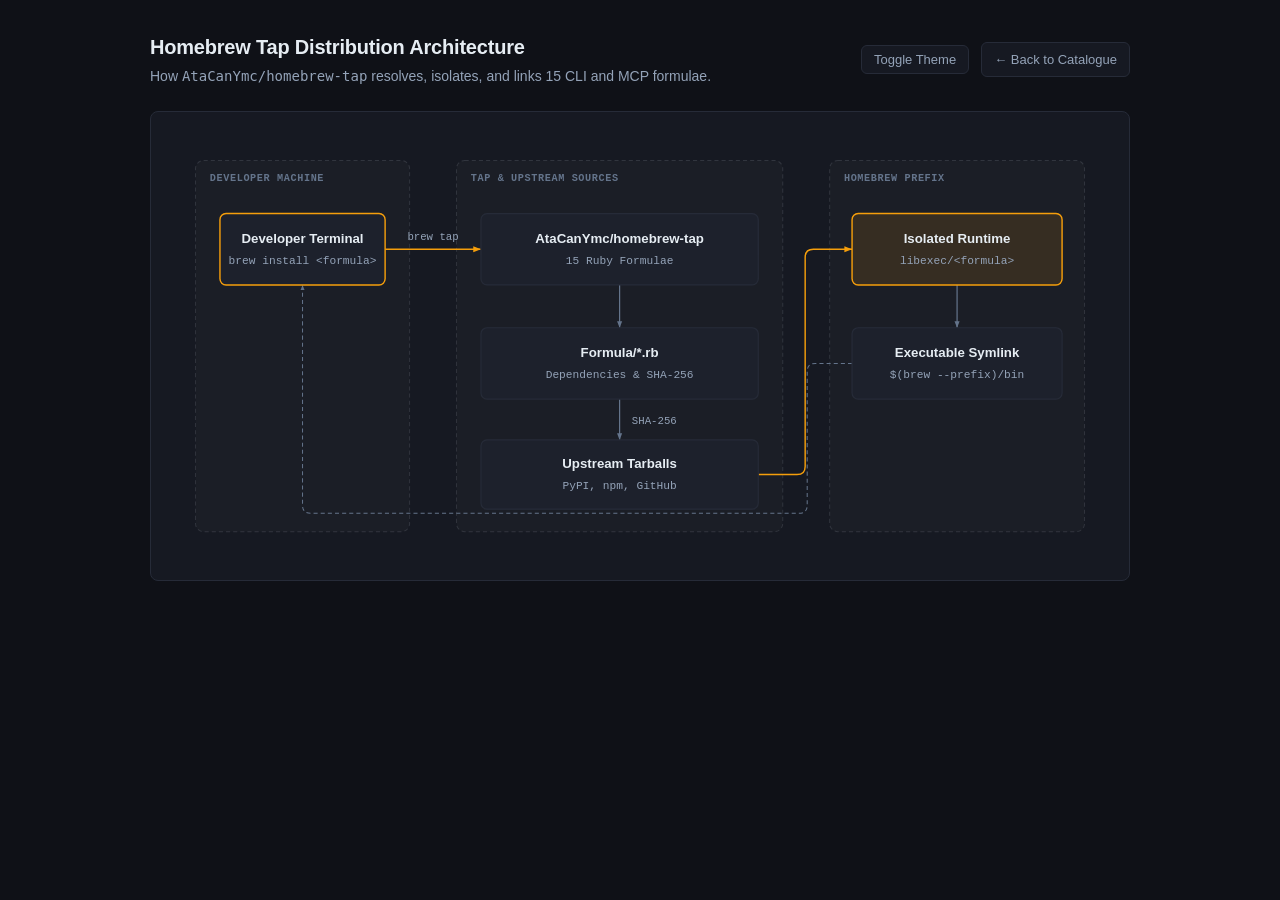
<file: docs/architecture.html>
<!DOCTYPE html>
<html lang="en" data-theme="dark">
<head>
  <meta charset="UTF-8">
  <meta name="viewport" content="width=device-width, initial-scale=1.0">
  <title>Architecture Diagram — AtaCanYmc/homebrew-tap</title>
  <meta name="theme-color" content="#0f1117">
  <link rel="icon" type="image/svg+xml" href="favicon.svg">
  <style>
    :root {
      --font-sans: -apple-system, BlinkMacSystemFont, "Segoe UI", Roboto, Helvetica, Arial, sans-serif;
      --font-mono: ui-monospace, SFMono-Regular, "SF Mono", Menlo, Consolas, "Liberation Mono", monospace;
    }
    [data-theme="dark"] {
      --bg-page: #0f1117;
      --bg-surface: #161922;
      --bg-elevated: #1d212c;
      --border: #262b38;
      --text-primary: #e6edf3;
      --text-secondary: #94a3b8;
      --text-muted: #64748b;
      --accent: #f59e0b;
      --accent-soft: rgba(245, 158, 11, 0.12);
      --zone-fill: rgba(230, 237, 243, 0.02);
      --zone-stroke: rgba(230, 237, 243, 0.12);
    }
    [data-theme="light"] {
      --bg-page: #f8fafc;
      --bg-surface: #ffffff;
      --bg-elevated: #f1f5f9;
      --border: #e2e8f0;
      --text-primary: #0f172a;
      --text-secondary: #475569;
      --text-muted: #64748b;
      --accent: #b45309;
      --accent-soft: rgba(180, 83, 9, 0.08);
      --zone-fill: rgba(15, 23, 42, 0.02);
      --zone-stroke: rgba(15, 23, 42, 0.12);
    }
    * { box-sizing: border-box; margin: 0; padding: 0; }
    body {
      font-family: var(--font-sans);
      background: var(--bg-page);
      color: var(--text-primary);
      padding: 2rem 1.5rem;
      line-height: 1.5;
    }
    .wrap { max-width: 980px; margin: 0 auto; }
    header {
      display: flex;
      justify-content: space-between;
      align-items: center;
      margin-bottom: 1.5rem;
      gap: 1rem;
      flex-wrap: wrap;
    }
    h1 { font-size: 1.25rem; font-weight: 600; letter-spacing: -0.01em; }
    .subtitle { font-size: 0.875rem; color: var(--text-secondary); margin-top: 0.25rem; }
    .actions { display: flex; gap: 0.75rem; align-items: center; }
    a.back, button.theme-btn {
      font-family: var(--font-sans);
      font-size: 0.8125rem;
      color: var(--text-secondary);
      background: var(--bg-surface);
      border: 1px solid var(--border);
      border-radius: 6px;
      padding: 0.4rem 0.75rem;
      text-decoration: none;
      cursor: pointer;
    }
    a.back:hover, button.theme-btn:hover { color: var(--text-primary); border-color: var(--accent); }
    .canvas {
      background: var(--bg-surface);
      border: 1px solid var(--border);
      border-radius: 8px;
      padding: 1.25rem;
      overflow-x: auto;
    }
    svg { width: 100%; height: auto; display: block; min-width: 760px; }
    .node-title { font-family: var(--font-sans); font-size: 13px; font-weight: 600; fill: var(--text-primary); }
    .node-sub { font-family: var(--font-mono); font-size: 11px; fill: var(--text-secondary); }
    .zone-label { font-family: var(--font-mono); font-size: 10px; font-weight: 600; fill: var(--text-muted); letter-spacing: 0.06em; text-transform: uppercase; }
    .edge-label { font-family: var(--font-mono); font-size: 10.5px; fill: var(--text-secondary); }
  </style>
</head>
<body>
  <div class="wrap">
    <header>
      <div>
        <h1>Homebrew Tap Distribution Architecture</h1>
        <p class="subtitle">How <code>AtaCanYmc/homebrew-tap</code> resolves, isolates, and links 15 CLI and MCP formulae.</p>
      </div>
      <div class="actions">
        <button class="theme-btn" type="button" id="theme-toggle">Toggle Theme</button>
        <a class="back" href="index.html">&larr; Back to Catalogue</a>
      </div>
    </header>

    <div class="canvas">
      <svg viewBox="0 0 920 420" xmlns="http://www.w3.org/2000/svg" role="img" aria-label="Homebrew Tap distribution architecture">
        <defs>
          <marker id="arrow" viewBox="0 0 10 10" refX="9" refY="5" markerWidth="6" markerHeight="6" orient="auto-start-reverse">
            <path d="M 0 1.5 L 9 5 L 0 8.5 z" fill="var(--text-muted)"/>
          </marker>
          <marker id="arrow-accent" viewBox="0 0 10 10" refX="9" refY="5" markerWidth="6" markerHeight="6" orient="auto-start-reverse">
            <path d="M 0 1.5 L 9 5 L 0 8.5 z" fill="var(--accent)"/>
          </marker>
        </defs>

        <!-- Zones (z-order: bg -> zones -> arrows -> nodes) -->
        <rect x="24" y="28" width="210" height="364" rx="8" fill="var(--zone-fill)" stroke="var(--zone-stroke)" stroke-width="1" stroke-dasharray="4,3"/>
        <text x="38" y="48" class="zone-label">Developer Machine</text>

        <rect x="280" y="28" width="320" height="364" rx="8" fill="var(--zone-fill)" stroke="var(--zone-stroke)" stroke-width="1" stroke-dasharray="4,3"/>
        <text x="294" y="48" class="zone-label">Tap &amp; Upstream Sources</text>

        <rect x="646" y="28" width="250" height="364" rx="8" fill="var(--zone-fill)" stroke="var(--zone-stroke)" stroke-width="1" stroke-dasharray="4,3"/>
        <text x="660" y="48" class="zone-label">Homebrew Prefix</text>

        <!-- Orthogonal Connectors -->
        <!-- Terminal -> Tap Repo -->
        <path d="M 210,115 H 304" fill="none" stroke="var(--accent)" stroke-width="1.4" marker-end="url(#arrow-accent)"/>
        <text x="257" y="106" text-anchor="middle" class="edge-label">brew tap</text>

        <!-- Tap Repo -> Formulae -->
        <path d="M 440,150 V 192" fill="none" stroke="var(--text-muted)" stroke-width="1.2" marker-end="url(#arrow)"/>

        <!-- Formulae -> Upstream -->
        <path d="M 440,262 V 302" fill="none" stroke="var(--text-muted)" stroke-width="1.2" marker-end="url(#arrow)"/>
        <text x="452" y="286" class="edge-label">SHA-256</text>

        <!-- Upstream -> Venv -->
        <path d="M 576,336 H 614 Q 622,336 622,328 V 123 Q 622,115 630,115 H 668" fill="none" stroke="var(--accent)" stroke-width="1.4" marker-end="url(#arrow-accent)"/>

        <!-- Venv -> Bin Symlink -->
        <path d="M 771,150 V 192" fill="none" stroke="var(--text-muted)" stroke-width="1.2" marker-end="url(#arrow)"/>

        <!-- Bin Symlink -> Terminal (return path) -->
        <path d="M 668,227 H 632 Q 624,227 624,235 V 366 Q 624,374 616,374 H 137 Q 129,374 129,366 V 150" fill="none" stroke="var(--text-muted)" stroke-width="1" stroke-dasharray="4,3" marker-end="url(#arrow)"/>
        <text x="375" y="366" text-anchor="middle" class="edge-label">PATH execution</text>

        <!-- Nodes -->
        <!-- Terminal -->
        <rect x="48" y="80" width="162" height="70" rx="6" fill="var(--bg-elevated)" stroke="var(--accent)" stroke-width="1.4"/>
        <text x="129" y="109" text-anchor="middle" class="node-title">Developer Terminal</text>
        <text x="129" y="129" text-anchor="middle" class="node-sub">brew install &lt;formula&gt;</text>

        <!-- Tap Repo -->
        <rect x="304" y="80" width="272" height="70" rx="6" fill="var(--bg-elevated)" stroke="var(--border)" stroke-width="1.2"/>
        <text x="440" y="109" text-anchor="middle" class="node-title">AtaCanYmc/homebrew-tap</text>
        <text x="440" y="129" text-anchor="middle" class="node-sub">15 Ruby Formulae</text>

        <!-- Formula/ -->
        <rect x="304" y="192" width="272" height="70" rx="6" fill="var(--bg-elevated)" stroke="var(--border)" stroke-width="1.2"/>
        <text x="440" y="221" text-anchor="middle" class="node-title">Formula/*.rb</text>
        <text x="440" y="241" text-anchor="middle" class="node-sub">Dependencies &amp; SHA-256</text>

        <!-- Upstream -->
        <rect x="304" y="302" width="272" height="68" rx="6" fill="var(--bg-elevated)" stroke="var(--border)" stroke-width="1.2"/>
        <text x="440" y="330" text-anchor="middle" class="node-title">Upstream Tarballs</text>
        <text x="440" y="350" text-anchor="middle" class="node-sub">PyPI, npm, GitHub</text>

        <!-- Isolated Venv -->
        <rect x="668" y="80" width="206" height="70" rx="6" fill="var(--accent-soft)" stroke="var(--accent)" stroke-width="1.4"/>
        <text x="771" y="109" text-anchor="middle" class="node-title">Isolated Runtime</text>
        <text x="771" y="129" text-anchor="middle" class="node-sub">libexec/&lt;formula&gt;</text>

        <!-- Bin Symlink -->
        <rect x="668" y="192" width="206" height="70" rx="6" fill="var(--bg-elevated)" stroke="var(--border)" stroke-width="1.2"/>
        <text x="771" y="221" text-anchor="middle" class="node-title">Executable Symlink</text>
        <text x="771" y="241" text-anchor="middle" class="node-sub">$(brew --prefix)/bin</text>
      </svg>
    </div>
  </div>
  <script>
    document.getElementById("theme-toggle").addEventListener("click", () => {
      const root = document.documentElement;
      root.dataset.theme = root.dataset.theme === "dark" ? "light" : "dark";
    });
  </script>
</body>
</html>
</file>
<file: docs/style.css>
/* Design System Variables (DESIGN.md) */
:root {
  --font-sans: -apple-system, BlinkMacSystemFont, "Segoe UI", Roboto, Helvetica, Arial, sans-serif;
  --font-mono: ui-monospace, SFMono-Regular, "SF Mono", Menlo, Consolas, "Liberation Mono", monospace;

  /* Spacing Scale */
  --space-2: 0.5rem;
  --space-3: 0.75rem;
  --space-4: 1rem;
  --space-6: 1.5rem;
  --space-8: 2rem;
  --space-12: 3rem;
  --space-16: 4rem;

  /* Radius (Deliberate, not pill-everything: R-11) */
  --radius-sm: 4px;
  --radius-md: 6px;
  --radius-lg: 8px;

  /* Transitions */
  --trans-fast: 150ms ease;
}

/* Dark Theme (Default) */
[data-theme="dark"] {
  --bg-page: #0f1117;
  --bg-surface: #161922;
  --bg-surface-elevated: #1d212c;
  --bg-code: #0b0c10;
  --border-subtle: #262b38;
  --border-focus: #f59e0b;

  --text-primary: #e6edf3;
  --text-secondary: #94a3b8;
  --text-muted: #64748b;

  --accent: #f59e0b;
  --accent-hover: #d97706;
  --accent-text: #0f1117;
  --badge-bg: #292416;
  --badge-border: #4d3e1d;

  --tag-bg: #1f2430;
  --tag-border: #2e3547;
  --terminal-bar-bg: #12141c;
}

/* Light Theme */
[data-theme="light"] {
  --bg-page: #f8fafc;
  --bg-surface: #ffffff;
  --bg-surface-elevated: #f1f5f9;
  --bg-code: #0f172a;
  --border-subtle: #e2e8f0;
  --border-focus: #b45309;

  --text-primary: #0f172a;
  --text-secondary: #475569;
  --text-muted: #64748b;

  --accent: #b45309;
  --accent-hover: #92400e;
  --accent-text: #ffffff;
  --badge-bg: #fef3c7;
  --badge-border: #fde68a;

  --tag-bg: #e2e8f0;
  --tag-border: #cbd5e1;
  --terminal-bar-bg: #1e293b;
}

/* Global Reset & Base */
*, *::before, *::after {
  box-sizing: border-box;
  margin: 0;
  padding: 0;
}

html {
  font-family: var(--font-sans);
  background-color: var(--bg-page);
  color: var(--text-primary);
  line-height: 1.5;
  scroll-behavior: smooth;
  -webkit-text-size-adjust: 100%;
}

body {
  min-height: 100vh;
  display: flex;
  flex-direction: column;
}

/* Affordances & Semantics (R-39) */
a, button, summary, select, input {
  font-family: inherit;
}

a {
  color: var(--accent);
  text-decoration: none;
  cursor: pointer;
}

a:hover {
  text-decoration: underline;
}

button {
  cursor: pointer;
  border: none;
  background: none;
  font: inherit;
}

button:disabled {
  cursor: not-allowed;
}

/* Keyboard Accessibility Focus Indicators (R-32) */
:focus-visible {
  outline: 2px solid var(--border-focus);
  outline-offset: 2px;
}

/* Accessibility Utility */
.visually-hidden {
  position: absolute;
  width: 1px;
  height: 1px;
  padding: 0;
  margin: -1px;
  overflow: hidden;
  clip: rect(0, 0, 0, 0);
  white-space: nowrap;
  border: 0;
}

/* Container */
.container {
  width: 100%;
  max-width: 920px;
  margin: 0 auto;
  padding: 0 var(--space-4);
}

/* Site Header */
.site-header {
  border-bottom: 1px solid var(--border-subtle);
  background-color: var(--bg-surface);
  position: sticky;
  top: 0;
  z-index: 50;
}

.header-inner {
  display: flex;
  align-items: center;
  justify-content: space-between;
  height: 60px;
  gap: var(--space-4);
}

.brand-link {
  display: flex;
  align-items: center;
  gap: var(--space-2);
  color: var(--text-primary);
  font-weight: 600;
  font-size: 1rem;
}

.brand-link:hover {
  text-decoration: none;
  color: var(--accent);
}

.brand-icon {
  color: var(--accent);
}

.site-nav {
  display: flex;
}

.nav-list {
  display: flex;
  list-style: none;
  gap: var(--space-6);
}

.nav-link {
  color: var(--text-secondary);
  font-size: 0.9rem;
  font-weight: 500;
  padding: var(--space-2) 0;
  transition: color var(--trans-fast);
}

.nav-link:hover {
  color: var(--text-primary);
  text-decoration: none;
}

.header-actions {
  display: flex;
  align-items: center;
  gap: var(--space-3);
}

/* Theme Toggle Button (Min 44px tap target) */
.theme-toggle-btn {
  display: flex;
  align-items: center;
  gap: var(--space-2);
  padding: var(--space-2) var(--space-3);
  min-height: 44px;
  min-width: 44px;
  border-radius: var(--radius-md);
  border: 1px solid var(--border-subtle);
  background-color: var(--bg-surface-elevated);
  color: var(--text-primary);
  font-size: 0.85rem;
  font-weight: 500;
  transition: border-color var(--trans-fast), background-color var(--trans-fast);
}

.theme-toggle-btn:hover {
  border-color: var(--accent);
}

[data-theme="dark"] .sun-icon {
  display: block;
}
[data-theme="dark"] .moon-icon {
  display: none;
}

[data-theme="light"] .sun-icon {
  display: none;
}
[data-theme="light"] .moon-icon {
  display: block;
}

.theme-label {
  display: inline;
}

/* GitHub Link */
.github-link {
  display: flex;
  align-items: center;
  gap: var(--space-2);
  min-height: 44px;
  padding: var(--space-2) var(--space-3);
  border-radius: var(--radius-md);
  border: 1px solid var(--border-subtle);
  background-color: var(--bg-surface-elevated);
  color: var(--text-primary);
  font-size: 0.85rem;
  font-weight: 500;
  transition: border-color var(--trans-fast);
}

.github-link:hover {
  text-decoration: none;
  border-color: var(--accent);
}

/* Hero Section */
.hero-section {
  padding: var(--space-12) 0 var(--space-8);
  border-bottom: 1px solid var(--border-subtle);
}

.hero-badge-row {
  display: flex;
  gap: var(--space-2);
  margin-bottom: var(--space-4);
}

.status-tag, .meta-tag {
  font-size: 0.75rem;
  font-weight: 600;
  text-transform: uppercase;
  letter-spacing: 0.05em;
  padding: 0.2rem 0.5rem;
  border-radius: var(--radius-sm);
}

.status-tag {
  background-color: var(--badge-bg);
  color: var(--accent);
  border: 1px solid var(--badge-border);
}

.meta-tag {
  background-color: var(--tag-bg);
  color: var(--text-secondary);
  border: 1px solid var(--tag-border);
}

.hero-title {
  font-size: 2.25rem;
  line-height: 1.2;
  font-weight: 700;
  letter-spacing: -0.02em;
  color: var(--text-primary);
  margin-bottom: var(--space-3);
}

.hero-description {
  font-size: 1.1rem;
  color: var(--text-secondary);
  max-width: 650px;
  margin-bottom: var(--space-6);
}

/* Terminal Box (Functional code showcase) */
.terminal-box {
  background-color: var(--bg-code);
  border: 1px solid var(--border-subtle);
  border-radius: var(--radius-lg);
  overflow: hidden;
}

.terminal-bar {
  background-color: var(--terminal-bar-bg);
  padding: var(--space-2) var(--space-4);
  display: flex;
  align-items: center;
  gap: 6px;
  border-bottom: 1px solid var(--border-subtle);
}

.terminal-dot {
  width: 10px;
  height: 10px;
  border-radius: 50%;
  display: inline-block;
}

.terminal-dot.red { background-color: #ef4444; }
.terminal-dot.yellow { background-color: #f59e0b; }
.terminal-dot.green { background-color: #10b981; }

.terminal-title {
  font-family: var(--font-mono);
  font-size: 0.75rem;
  color: #94a3b8;
  margin-left: var(--space-2);
}

.terminal-content {
  padding: var(--space-4);
  display: flex;
  flex-direction: column;
  gap: var(--space-3);
}

.command-line {
  display: flex;
  align-items: center;
  justify-content: space-between;
  gap: var(--space-3);
}

.terminal-prompt {
  font-family: var(--font-mono);
  color: var(--accent);
  font-weight: bold;
  user-select: none;
}

.command-text {
  font-family: var(--font-mono);
  font-size: 0.95rem;
  color: #f8fafc;
  flex: 1;
  overflow-x: auto;
  white-space: nowrap;
}

/* Copy Button (Min 44px tap target) */
.copy-btn {
  display: inline-flex;
  align-items: center;
  justify-content: center;
  padding: var(--space-2) var(--space-3);
  min-height: 44px;
  min-width: 64px;
  background-color: var(--bg-surface-elevated);
  border: 1px solid var(--border-subtle);
  border-radius: var(--radius-sm);
  color: var(--text-primary);
  font-size: 0.8rem;
  font-weight: 500;
  transition: background-color var(--trans-fast), border-color var(--trans-fast), color var(--trans-fast);
}

.copy-btn:hover {
  border-color: var(--accent);
  color: var(--accent);
}

.copy-btn.copied {
  background-color: #10b981;
  color: #ffffff;
  border-color: #10b981;
}

/* Section Common */
.content-section {
  padding: var(--space-12) 0;
  border-bottom: 1px solid var(--border-subtle);
}

.alternate-section {
  background-color: var(--bg-surface);
}

.section-title {
  font-size: 1.5rem;
  font-weight: 700;
  letter-spacing: -0.01em;
  color: var(--text-primary);
  margin-bottom: var(--space-2);
}

.section-subtitle {
  font-size: 0.95rem;
  color: var(--text-secondary);
}

.section-header-row {
  display: flex;
  flex-wrap: wrap;
  align-items: flex-end;
  justify-content: space-between;
  gap: var(--space-4);
  margin-bottom: var(--space-6);
}

/* Search Input */
.search-wrapper {
  min-width: 280px;
}

.search-input {
  width: 100%;
  padding: var(--space-2) var(--space-3);
  min-height: 44px;
  border: 1px solid var(--border-subtle);
  border-radius: var(--radius-md);
  background-color: var(--bg-surface);
  color: var(--text-primary);
  font-size: 0.9rem;
  transition: border-color var(--trans-fast);
}

.search-input:focus {
  border-color: var(--border-focus);
}

/* Formula Card */
.formula-grid {
  display: flex;
  flex-direction: column;
  gap: var(--space-6);
}

.formula-card {
  background-color: var(--bg-surface);
  border: 1px solid var(--border-subtle);
  border-radius: var(--radius-lg);
  padding: var(--space-6);
  display: flex;
  flex-direction: column;
  gap: var(--space-4);
}

.card-header {
  display: flex;
  flex-wrap: wrap;
  align-items: center;
  justify-content: space-between;
  gap: 0.5rem var(--space-3);
}

.card-title-group {
  display: flex;
  align-items: center;
  gap: var(--space-3);
  flex-wrap: wrap;
}

.formula-name {
  font-family: var(--font-mono);
  font-size: 1.35rem;
  font-weight: 700;
  color: var(--text-primary);
}

.version-badge, .license-badge {
  font-family: var(--font-mono);
  font-size: 0.75rem;
  padding: 0.15rem 0.45rem;
  border-radius: var(--radius-sm);
  border: 1px solid var(--border-subtle);
}

.version-badge {
  background-color: var(--tag-bg);
  color: var(--text-secondary);
}

.license-badge {
  background-color: var(--badge-bg);
  color: var(--accent);
  border-color: var(--badge-border);
}

.card-link {
  display: inline-flex;
  align-items: center;
  gap: 4px;
  font-size: 0.85rem;
  font-weight: 500;
  min-height: 44px;
  padding: 0 var(--space-2);
}

.card-desc {
  font-size: 0.95rem;
  color: var(--text-secondary);
  line-height: 1.6;
}

/* Code Lines inside cards */
.block-label, .dep-title, .examples-title {
  display: block;
  font-size: 0.8rem;
  font-weight: 600;
  text-transform: uppercase;
  letter-spacing: 0.04em;
  color: var(--text-muted);
  margin-bottom: var(--space-2);
}

.code-line {
  display: flex;
  align-items: center;
  justify-content: space-between;
  gap: var(--space-3);
  background-color: var(--bg-surface-elevated);
  border: 1px solid var(--border-subtle);
  border-radius: var(--radius-md);
  padding: var(--space-2) var(--space-3);
}

.code-line code {
  font-family: var(--font-mono);
  font-size: 0.88rem;
  color: var(--text-primary);
  overflow-x: auto;
  white-space: nowrap;
}

/* Dependencies */
.dep-list {
  display: flex;
  flex-wrap: wrap;
  gap: var(--space-2);
  list-style: none;
}

.dep-item {
  font-family: var(--font-mono);
  font-size: 0.8rem;
  background-color: var(--bg-surface-elevated);
  border: 1px solid var(--border-subtle);
  padding: 0.2rem 0.5rem;
  border-radius: var(--radius-sm);
  color: var(--text-secondary);
}

/* CLI Examples */
.examples-group {
  display: flex;
  flex-direction: column;
  gap: var(--space-3);
}

.example-item {
  display: flex;
  flex-direction: column;
  gap: 4px;
}

.example-comment {
  font-family: var(--font-mono);
  font-size: 0.8rem;
  color: var(--text-muted);
}

.card-footer {
  padding-top: var(--space-2);
  border-top: 1px solid var(--border-subtle);
}

.view-formula-link {
  font-size: 0.85rem;
  font-weight: 500;
}

/* Empty State (R-27) */
.empty-state {
  display: flex;
  flex-direction: column;
  align-items: center;
  justify-content: center;
  text-align: center;
  padding: var(--space-12) var(--space-4);
  border: 1px dashed var(--border-subtle);
  border-radius: var(--radius-lg);
  background-color: var(--bg-surface);
}

.empty-state.hidden {
  display: none;
}

.empty-icon {
  color: var(--text-muted);
  margin-bottom: var(--space-3);
}

.empty-title {
  font-size: 1.1rem;
  font-weight: 600;
  color: var(--text-primary);
  margin-bottom: var(--space-2);
}

.empty-text {
  font-size: 0.9rem;
  color: var(--text-secondary);
  max-width: 400px;
  margin-bottom: var(--space-4);
}

.clear-btn {
  padding: var(--space-2) var(--space-4);
  min-height: 44px;
  background-color: var(--bg-surface-elevated);
  border: 1px solid var(--border-subtle);
  border-radius: var(--radius-md);
  color: var(--text-primary);
  font-size: 0.85rem;
  font-weight: 500;
  transition: border-color var(--trans-fast);
}

.clear-btn:hover {
  border-color: var(--accent);
  color: var(--accent);
}

/* Brewfile Pre Block */
.code-block-card {
  border: 1px solid var(--border-subtle);
  border-radius: var(--radius-md);
  background-color: var(--bg-code);
  margin-top: var(--space-6);
  margin-bottom: var(--space-6);
  overflow: hidden;
}

.card-top-bar {
  display: flex;
  align-items: center;
  justify-content: space-between;
  padding: var(--space-2) var(--space-3);
  background-color: var(--terminal-bar-bg);
  border-bottom: 1px solid var(--border-subtle);
}

.code-filename {
  font-family: var(--font-mono);
  font-size: 0.75rem;
  color: #94a3b8;
}

.pre-block {
  padding: var(--space-4);
  overflow-x: auto;
}

.pre-block code {
  font-family: var(--font-mono);
  font-size: 0.9rem;
  color: #f8fafc;
  line-height: 1.6;
}

.run-command-box {
  display: flex;
  flex-direction: column;
  gap: var(--space-2);
}

/* Testing Grid */
.testing-grid {
  display: flex;
  flex-direction: column;
  gap: var(--space-4);
  margin-top: var(--space-6);
}

.test-item {
  background-color: var(--bg-surface);
  border: 1px solid var(--border-subtle);
  border-radius: var(--radius-md);
  padding: var(--space-4);
  display: flex;
  flex-direction: column;
  gap: var(--space-3);
}

.test-heading {
  font-size: 0.95rem;
  font-weight: 600;
  color: var(--text-primary);
}

/* Footer */
.site-footer {
  margin-top: auto;
  border-top: 1px solid var(--border-subtle);
  background-color: var(--bg-surface);
  padding: var(--space-8) 0;
}

.footer-content {
  display: flex;
  flex-wrap: wrap;
  align-items: center;
  justify-content: space-between;
  gap: var(--space-4);
}

.footer-title {
  font-weight: 600;
  font-size: 0.95rem;
  color: var(--text-primary);
  margin-bottom: 2px;
}

.footer-subtitle {
  font-size: 0.85rem;
  color: var(--text-secondary);
}

.footer-links {
  display: flex;
  gap: var(--space-4);
}

.footer-link {
  font-size: 0.85rem;
  color: var(--text-secondary);
  min-height: 44px;
  display: inline-flex;
  align-items: center;
}

.footer-link:hover {
  color: var(--accent);
}

/* Accessible Toast Notification */
.toast {
  position: fixed;
  bottom: 20px;
  right: 20px;
  background-color: var(--text-primary);
  color: var(--bg-page);
  padding: var(--space-2) var(--space-4);
  border-radius: var(--radius-md);
  font-size: 0.85rem;
  font-weight: 500;
  box-shadow: 0 4px 12px rgba(0, 0, 0, 0.2);
  opacity: 0;
  pointer-events: none;
  transform: translateY(10px);
  transition: opacity 200ms ease, transform 200ms ease;
  z-index: 100;
}

.toast.show {
  opacity: 1;
  pointer-events: auto;
  transform: translateY(0);
}

/* Reduced Motion (R-39) */
@media (prefers-reduced-motion: reduce) {
  html {
    scroll-behavior: auto;
  }

  *, *::before, *::after {
    animation-duration: 0.01ms !important;
    animation-iteration-count: 1 !important;
    transition-duration: 0.01ms !important;
  }
}

/* Responsive Breakpoints (R-03) */
@media (max-width: 720px) {
  .site-nav {
    display: none;
  }

  .hero-title {
    font-size: 1.75rem;
  }

  .header-inner {
    height: 56px;
  }

  .theme-label {
    display: none;
  }

  .github-text {
    display: none;
  }

  .command-line, .code-line {
    flex-direction: column;
    align-items: flex-start;
  }

  .copy-btn {
    align-self: flex-end;
    width: 100%;
  }

  .footer-content {
    flex-direction: column;
    align-items: flex-start;
  }
}

/* Interactive Install & MCP Config Builder */
.formula-select-label {
  display: inline-flex;
  align-items: center;
  gap: 0.35rem;
  font-size: 0.75rem;
  color: var(--text-secondary);
  cursor: pointer;
}
.builder-panel {
  background: var(--bg-surface);
  border: 1px solid var(--accent);
  border-radius: var(--radius-lg);
  padding: var(--space-4);
  margin-bottom: var(--space-6);
}
.builder-header {
  display: flex;
  justify-content: space-between;
  align-items: center;
  flex-wrap: wrap;
  gap: var(--space-3);
  margin-bottom: var(--space-3);
}
.builder-actions {
  display: flex;
  flex-wrap: wrap;
  gap: var(--space-2);
}
.builder-pre {
  background: var(--bg-code);
  color: var(--text-primary);
  border: 1px solid var(--border-subtle);
  border-radius: var(--radius-md);
  padding: var(--space-3);
  font-family: var(--font-mono);
  font-size: 0.8125rem;
  overflow-x: auto;
  margin-top: var(--space-2);
}

/* Cards / Compact List View Toggle */
.view-toggle {
  display: inline-flex;
  border: 1px solid var(--border-subtle);
  border-radius: var(--radius-md);
  overflow: hidden;
  flex-shrink: 0;
}
.view-btn {
  background: var(--bg-surface);
  color: var(--text-secondary);
  border: none;
  padding: 0.45rem 0.75rem;
  font-size: 0.8125rem;
  cursor: pointer;
}
.view-btn.active {
  background: var(--accent);
  color: var(--accent-text);
  font-weight: 600;
}
.formula-grid.view-list {
  grid-template-columns: minmax(0, 1fr);
  gap: 0.625rem;
}
.formula-grid.view-list .formula-card {
  padding: 0.875rem 1.125rem;
  display: flex;
  flex-direction: column;
  gap: 0.5rem;
}
.formula-grid.view-list .card-header {
  margin-bottom: 0;
  width: 100%;
}
.formula-grid.view-list .card-desc {
  margin: 0;
  font-size: 0.85rem;
  color: var(--text-secondary);
}
.formula-grid.view-list .install-block {
  margin: 0;
  width: 100%;
}
.formula-grid.view-list .block-label,
.formula-grid.view-list .dependencies-group,
.formula-grid.view-list .examples-group,
.formula-grid.view-list .card-footer {
  display: none;
}
@media (max-width: 768px) {
  .formula-grid.view-list .formula-card {
    grid-template-columns: 1fr;
  }
}

/* Responsive & Hallmark Mobile Hardening */
html, body {
  overflow-x: clip;
}
.search-wrapper {
  display: flex;
  flex-wrap: wrap;
  gap: 0.5rem;
  align-items: center;
  min-width: 0;
  width: 100%;
  max-width: 480px;
}
.formula-grid.view-list .formula-card {
  padding: 0.75rem 1rem;
  display: grid;
  grid-template-columns: minmax(0, 1.2fr) minmax(0, 1.5fr) minmax(0, 1.3fr);
  align-items: center;
  gap: 0.75rem 1rem;
}
.formula-grid.view-list .formula-card > * {
  min-width: 0;
}
.search-wrapper .search-input {
  flex: 1 1 220px;
  min-width: 0;
}
.view-btn {
  min-height: 38px;
}
@media (max-width: 640px) {
  .view-btn,
  .builder-actions .copy-btn {
    min-height: 44px;
    padding: 0.5rem 0.85rem;
  }
  .formula-grid.view-list .formula-card {
    grid-template-columns: minmax(0, 1fr);
  }
}

/* Prevent grid/flex blowout from long formula commands */
.formula-card {
  min-width: 0;
}
.code-line {
  min-width: 0;
}
.code-line code {
  min-width: 0;
  overflow-x: auto;
}
</file>
